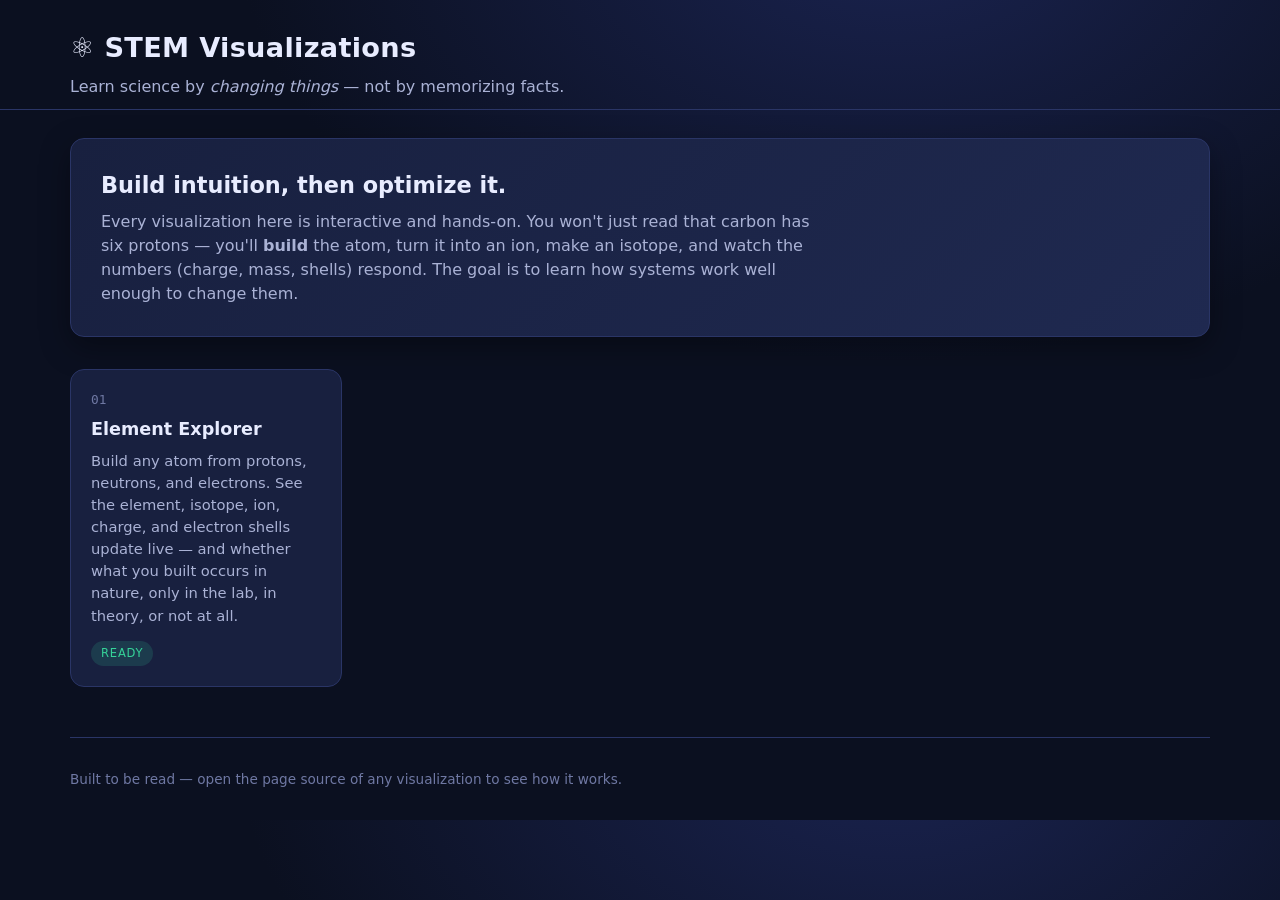
<file: index.html>
<!DOCTYPE html>
<html lang="en">
<head>
  <meta charset="UTF-8" />
  <meta name="viewport" content="width=device-width, initial-scale=1.0" />
  <title>STEM Visualizations — Learn by Changing Things</title>
  <meta name="description" content="Interactive, feature-rich visualizations for learning chemistry and physics — atomic structure, bonding, stoichiometry, gas laws, and solid-state physics." />
  <link rel="stylesheet" href="assets/css/main.css" />
  <style>
    /* beta-only content is hidden unless the page is opened with ?beta=1 */
    .beta-only { display: none; }
    body.beta .beta-only { display: block; }
    .beta-banner { display:none; }
    body.beta .beta-banner { display:flex; align-items:center; gap:10px; margin-bottom:20px;
      padding:10px 14px; border-radius:10px; background:rgba(255,200,87,.12); border:1px solid var(--warn);
      color:var(--ink); font-size:.88rem; }
    .beta-banner .tagpill { background:var(--warn); color:#06122e; font-weight:700; border-radius:999px; padding:2px 10px; font-size:.75rem; }
  </style>
</head>
<body>
  <header class="site-header">
    <div class="wrap">
      <h1>⚛︎ STEM Visualizations</h1>
      <div class="tag">Learn science by <em>changing things</em> — not by memorizing facts.</div>
    </div>
  </header>

  <main class="wrap">
    <div class="beta-banner">
      <span class="tagpill">BETA</span>
      <span>You're viewing in-progress visualizations. Remove <code>?beta=1</code> from the URL for the public view.</span>
    </div>

    <section class="hero">
      <h2>Build intuition, then optimize it.</h2>
      <p>
        Every visualization here is interactive and hands-on. You won't just read
        that carbon has six protons — you'll <strong>build</strong> the atom, turn it
        into an ion, make an isotope, and watch the numbers (charge, mass, shells)
        respond. The goal is to learn how systems work well enough to change them.
      </p>
    </section>

    <!-- ===================== PUBLIC ===================== -->
    <div class="grid">
      <a class="card live" href="visualizations/element-explorer/index.html">
        <span class="num">01</span>
        <h3>Element Explorer</h3>
        <p>Build any atom from protons, neutrons, and electrons. See the element, isotope,
           ion, charge, and electron shells update live — and whether what you built
           occurs in nature, only in the lab, in theory, or not at all.</p>
        <span class="badge ready">Ready</span>
      </a>
    </div>

    <!-- ===================== BETA: FOUNDATIONS ===================== -->
    <div class="beta-only">
      <div class="section-title">Foundations (beta)</div>
      <div class="grid">
        <a class="card live" href="visualizations/electron-configuration/index.html">
          <span class="num">02</span>
          <h3>Electron Configuration &amp; Shells</h3>
          <p>Fill orbitals one electron at a time (s/p/d/f, spin, Hund's rule), watch
             shells and valence emerge, and meet the elements that break the aufbau rule.</p>
          <span class="badge ready">Ready</span>
        </a>

        <a class="card live" href="visualizations/periodic-table/index.html">
          <span class="num">03</span>
          <h3>Periodic Table Explorer</h3>
          <p>All 118 elements. Colour by a trend, highlight a row, period, or group, and
             watch the shared property light up — radius, electronegativity, ionization energy.</p>
          <span class="badge ready">Ready</span>
        </a>

        <a class="card live" href="visualizations/bonding/index.html">
          <span class="num">04</span>
          <h3>Chemical Bonding <span style="color:var(--accent-2)">★</span></h3>
          <p>Pick two atoms; predict ionic / covalent / metallic from electronegativity, then
             watch electrons transfer or share. Covalent focus: single/double/triple bonds,
             octets, polarity, and a molecule gallery.</p>
          <span class="badge ready">Ready</span>
        </a>

        <a class="card live" href="visualizations/isotopes/index.html">
          <span class="num">1b</span>
          <h3>Isotopes &amp; Average Atomic Mass</h3>
          <p>Mix an element's isotopes and watch the weighted-average mass move. See why
             chlorine is 35.45 — and meet the number that becomes molar mass in stoichiometry.</p>
          <span class="badge ready">Ready</span>
        </a>

        <a class="card live" href="visualizations/vsepr/index.html">
          <span class="num">4b</span>
          <h3>VSEPR Molecular Geometry <span style="color:var(--accent-2)">★</span></h3>
          <p>Set bonds and lone pairs, drag to rotate the 3D shape, and see how geometry
             decides polarity — why CO₂ is nonpolar but H₂O isn't.</p>
          <span class="badge ready">Ready</span>
        </a>
      </div>

      <!-- ===================== BETA: FORK A ===================== -->
      <div class="section-title">Fork A — Stoichiometry &amp; Gas Laws (quantitative)</div>
      <div class="grid">
        <div class="card soon">
          <span class="num">05</span><h3>The Mole &amp; Avogadro</h3>
          <p>Why 6.022 × 10²³? Scale a sample up from atoms to grams and feel the
             bridge between the atomic and human scale.</p>
          <span class="badge fork-a">Fork A</span>
        </div>
        <div class="card soon">
          <span class="num">06</span><h3>Molar Mass &amp; Conversions</h3>
          <p>Convert grams ↔ moles ↔ particles for any formula and see each step.</p>
          <span class="badge fork-a">Fork A</span>
        </div>
        <div class="card soon">
          <span class="num">07</span><h3>Balancing &amp; Stoichiometry</h3>
          <p>Balance reactions atom-by-atom, then compute limiting reagents and yields.</p>
          <span class="badge fork-a">Fork A</span>
        </div>
        <div class="card soon">
          <span class="num">08</span><h3>Gas Laws — PV = nRT</h3>
          <p>An ideal-gas sandbox: change P, V, n, T and watch particles respond.</p>
          <span class="badge fork-a">Fork A</span>
        </div>
      </div>

      <!-- ===================== BETA: FORK B ===================== -->
      <div class="section-title">Fork B — Solid-State Physics (qualitative)</div>
      <div class="grid">
        <div class="card soon">
          <span class="num">09</span><h3>Crystal Lattices &amp; Packing</h3>
          <p>From bonds to ordered solids: stack atoms into lattices and compare
             packing efficiency.</p>
          <span class="badge fork-b">Fork B</span>
        </div>
        <div class="card soon">
          <span class="num">10</span><h3>Band Theory (Qualitative)</h3>
          <p>Why some materials conduct: build band gaps and turn a material into a
             conductor, insulator, or semiconductor.</p>
          <span class="badge fork-b">Fork B</span>
        </div>
      </div>

      <!-- ===================== BETA: ADVANCED ===================== -->
      <div class="section-title">Advanced (physics + materials)</div>
      <div class="grid">
        <a class="card live" href="visualizations/laser-diamond/index.html">
          <span class="num">★</span>
          <h3>Laser on Diamond</h3>
          <p>Can a laser cut a diamond? Adjust power, spot size, and how the stone sheds heat —
             and discover that whether <em>infinite time</em> helps depends entirely on the boundary.</p>
          <span class="badge ready">Ready</span>
        </a>
      </div>
    </div>

    <footer class="footer">
      <p>Built to be read — open the page source of any visualization to see how it works.</p>
    </footer>
  </main>

  <script>
    // Reveal beta content when the page is opened with ?beta=1
    if (new URLSearchParams(location.search).get("beta") === "1") {
      document.body.classList.add("beta");
    }
  </script>
</body>
</html>
</content>
</file>
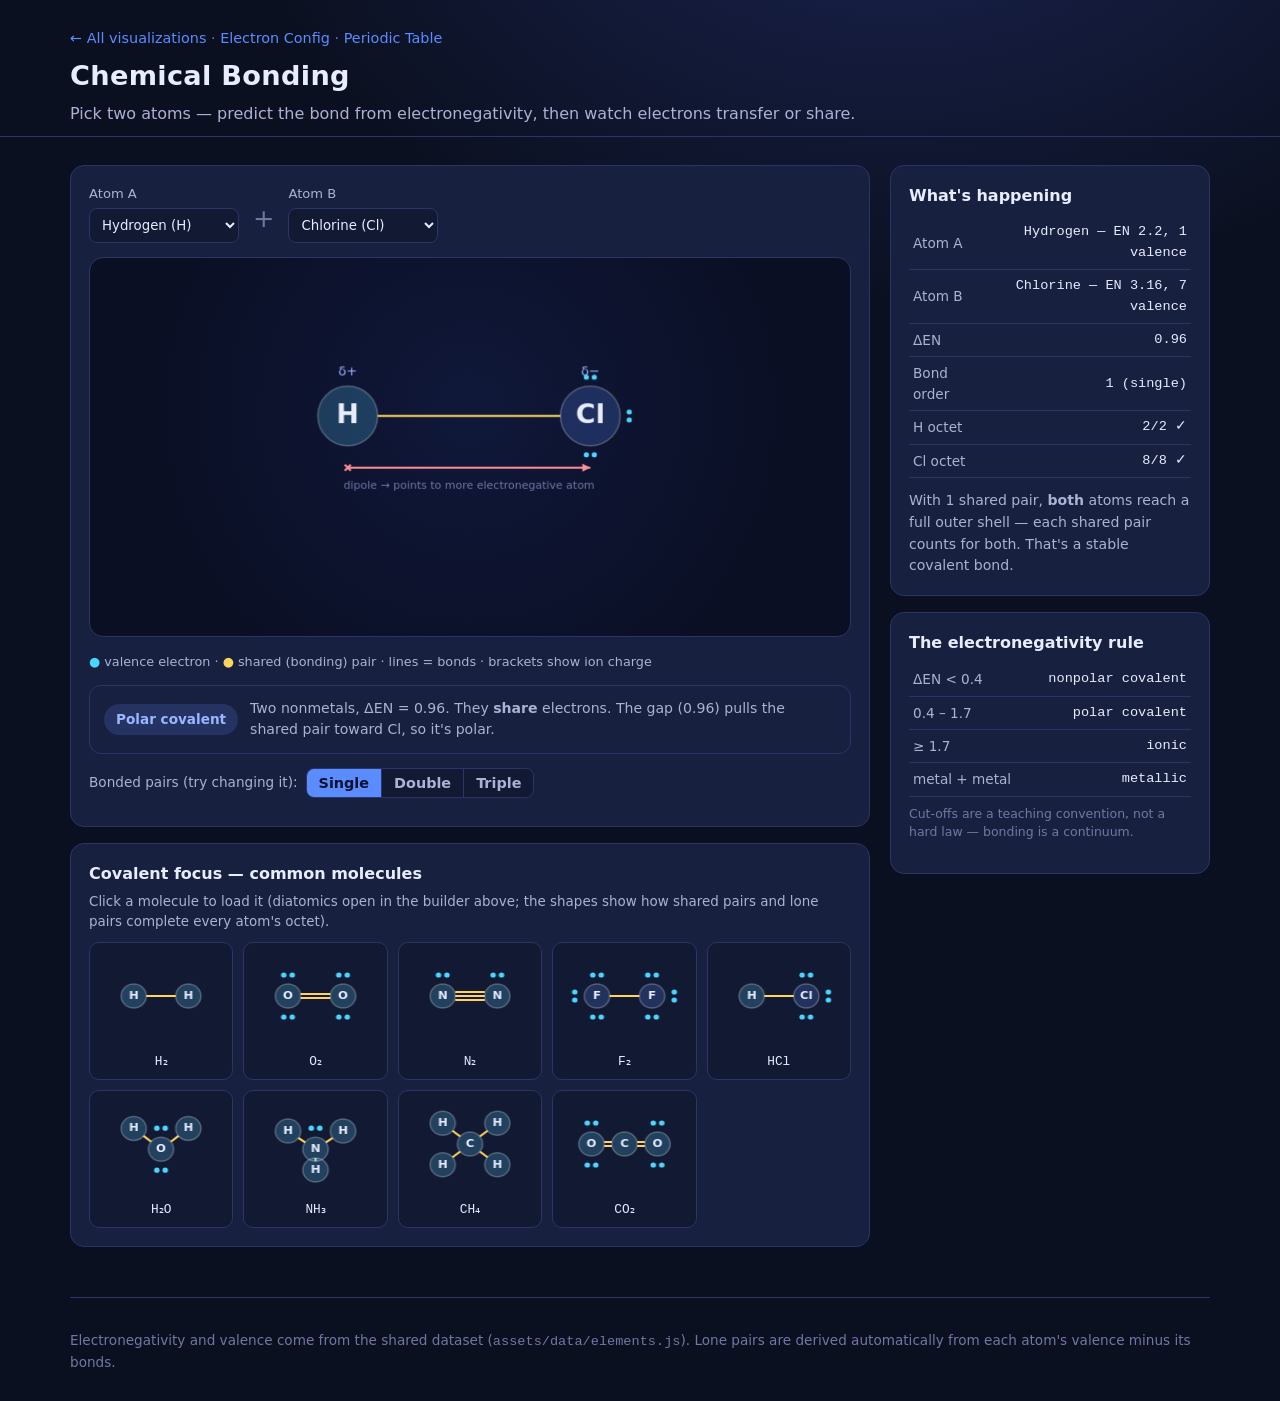
<file: visualizations/bonding/index.html>
<!DOCTYPE html>
<html lang="en">
<head>
  <meta charset="UTF-8" />
  <meta name="viewport" content="width=device-width, initial-scale=1.0" />
  <title>Chemical Bonding — STEM Visualizations</title>
  <link rel="stylesheet" href="../../assets/css/main.css" />
  <link rel="stylesheet" href="../../assets/css/module.css" />
  <style>
    .layout4 { display:grid; grid-template-columns: 1fr 320px; gap:20px; align-items:start; }
    @media (max-width:1000px){ .layout4{ grid-template-columns:1fr; } }

    .atom-pick { display:flex; gap:14px; align-items:flex-end; flex-wrap:wrap; margin-bottom:14px; }
    .atom-pick .field { display:flex; flex-direction:column; gap:4px; }
    .atom-pick label { color:var(--ink-soft); font-size:.82rem; }
    .atom-pick select { background:var(--bg-soft); color:var(--ink); border:1px solid var(--line);
                        border-radius:8px; padding:8px; font-family:var(--font); min-width:150px; }
    .plus { font-size:1.6rem; color:var(--ink-dim); padding-bottom:6px; }

    #bondCanvas { width:100%; height:380px; background:radial-gradient(circle at 50% 40%,#10183a,#0a0f24 72%);
                  border:1px solid var(--line); border-radius:var(--radius); }

    .verdict { display:flex; align-items:center; gap:12px; margin:14px 0; padding:12px 14px; border-radius:12px;
               border:1px solid var(--line); background:var(--panel); }
    .verdict .pill { font-weight:700; padding:5px 12px; border-radius:999px; font-size:.85rem; white-space:nowrap; }
    .pill.ionic    { background:rgba(255,93,108,.16); color:#ff8f9a; }
    .pill.polar    { background:rgba(91,140,255,.18); color:#9bb6ff; }
    .pill.nonpolar { background:rgba(0,208,192,.16); color:#5fe6d8; }
    .pill.metallic { background:rgba(255,211,92,.16); color:#ffdf8a; }
    .verdict .why { font-size:.88rem; color:var(--ink-soft); }

    .bond-order { display:flex; gap:8px; align-items:center; margin:10px 0; }
    .bond-order .seg { display:flex; border:1px solid var(--line); border-radius:8px; overflow:hidden; }
    .bond-order .seg button { background:var(--bg-soft); color:var(--ink-soft); border:none; border-right:1px solid var(--line);
                              border-radius:0; padding:6px 12px; }
    .bond-order .seg button:last-child{ border-right:none; }
    .bond-order .seg button.on { background:var(--accent); color:#06122e; }

    table.kv { width:100%; border-collapse:collapse; }
    table.kv td { padding:6px 4px; border-bottom:1px solid var(--line); font-size:.85rem; }
    table.kv td:first-child{ color:var(--ink-soft);} table.kv td:last-child{text-align:right;font-family:var(--mono);}

    .gallery { display:grid; grid-template-columns:repeat(auto-fill,minmax(120px,1fr)); gap:10px; margin-top:10px; }
    .mol { background:var(--bg-soft); border:1px solid var(--line); border-radius:10px; padding:8px; cursor:pointer;
           text-align:center; }
    .mol:hover { border-color:var(--accent); }
    .mol canvas { width:100%; height:90px; }
    .mol .name { font-family:var(--mono); font-size:.8rem; margin-top:4px; }
    .legend-dots { color:var(--ink-soft); font-size:.8rem; margin-top:8px; }
  </style>
</head>
<body>
  <header class="site-header">
    <div class="wrap">
      <div class="breadcrumb">
        <a href="../../index.html">← All visualizations</a> ·
        <a href="../electron-configuration/index.html">Electron Config</a> ·
        <a href="../periodic-table/index.html">Periodic Table</a>
      </div>
      <h1>Chemical Bonding</h1>
      <div class="tag">Pick two atoms — predict the bond from electronegativity, then watch electrons transfer or share.</div>
    </div>
  </header>

  <main class="wrap" id="explorePanel">
    <div class="layout4">
      <section>
        <div class="panel">
          <div class="atom-pick">
            <div class="field">
              <label for="atomA">Atom A</label>
              <select id="atomA"></select>
            </div>
            <span class="plus">+</span>
            <div class="field">
              <label for="atomB">Atom B</label>
              <select id="atomB"></select>
            </div>
          </div>

          <canvas id="bondCanvas"></canvas>
          <div class="legend-dots">
            <span style="color:#4ad6ff">●</span> valence electron ·
            <span style="color:#ffd35c">●</span> shared (bonding) pair ·
            lines = bonds · brackets show ion charge
          </div>

          <div class="verdict">
            <span class="pill" id="bondPill">—</span>
            <span class="why" id="bondWhy"></span>
          </div>

          <div class="bond-order" id="bondOrderRow" style="display:none">
            <span style="color:var(--ink-soft);font-size:.85rem">Bonded pairs (try changing it):</span>
            <div class="seg" id="bondOrderSeg">
              <button data-o="1">Single</button>
              <button data-o="2">Double</button>
              <button data-o="3">Triple</button>
            </div>
            <span id="bondOrderNote" style="color:var(--ink-soft);font-size:.82rem"></span>
          </div>
        </div>

        <div class="panel" style="margin-top:16px">
          <strong>Covalent focus — common molecules</strong>
          <p style="color:var(--ink-soft);font-size:.84rem;margin:6px 0">
            Click a molecule to load it (diatomics open in the builder above; the shapes
            show how shared pairs and lone pairs complete every atom's octet).
          </p>
          <div class="gallery" id="gallery"></div>
        </div>
      </section>

      <aside>
        <div class="panel">
          <strong>What's happening</strong>
          <table class="kv" id="facts" style="margin-top:8px"></table>
          <div id="explain" style="margin-top:12px;font-size:.88rem;color:var(--ink-soft);line-height:1.55"></div>
        </div>

        <div class="panel" style="margin-top:16px">
          <strong>The electronegativity rule</strong>
          <table class="kv" style="margin-top:8px">
            <tr><td>ΔEN &lt; 0.4</td><td>nonpolar covalent</td></tr>
            <tr><td>0.4 – 1.7</td><td>polar covalent</td></tr>
            <tr><td>≥ 1.7</td><td>ionic</td></tr>
            <tr><td>metal + metal</td><td>metallic</td></tr>
          </table>
          <p style="color:var(--ink-dim);font-size:.78rem;margin-top:8px">
            Cut-offs are a teaching convention, not a hard law — bonding is a continuum.
          </p>
        </div>
      </aside>
    </div>

    <footer class="footer">
      <p>Electronegativity and valence come from the shared dataset
         (<code>assets/data/elements.js</code>). Lone pairs are derived automatically
         from each atom's valence minus its bonds.</p>
    </footer>
  </main>

  <script src="../../assets/data/elements.js"></script>
  <script src="bonding.js"></script>
  <script src="module.js"></script>
  <script src="../../assets/js/module-shell.js"></script>
</body>
</html>
</file>
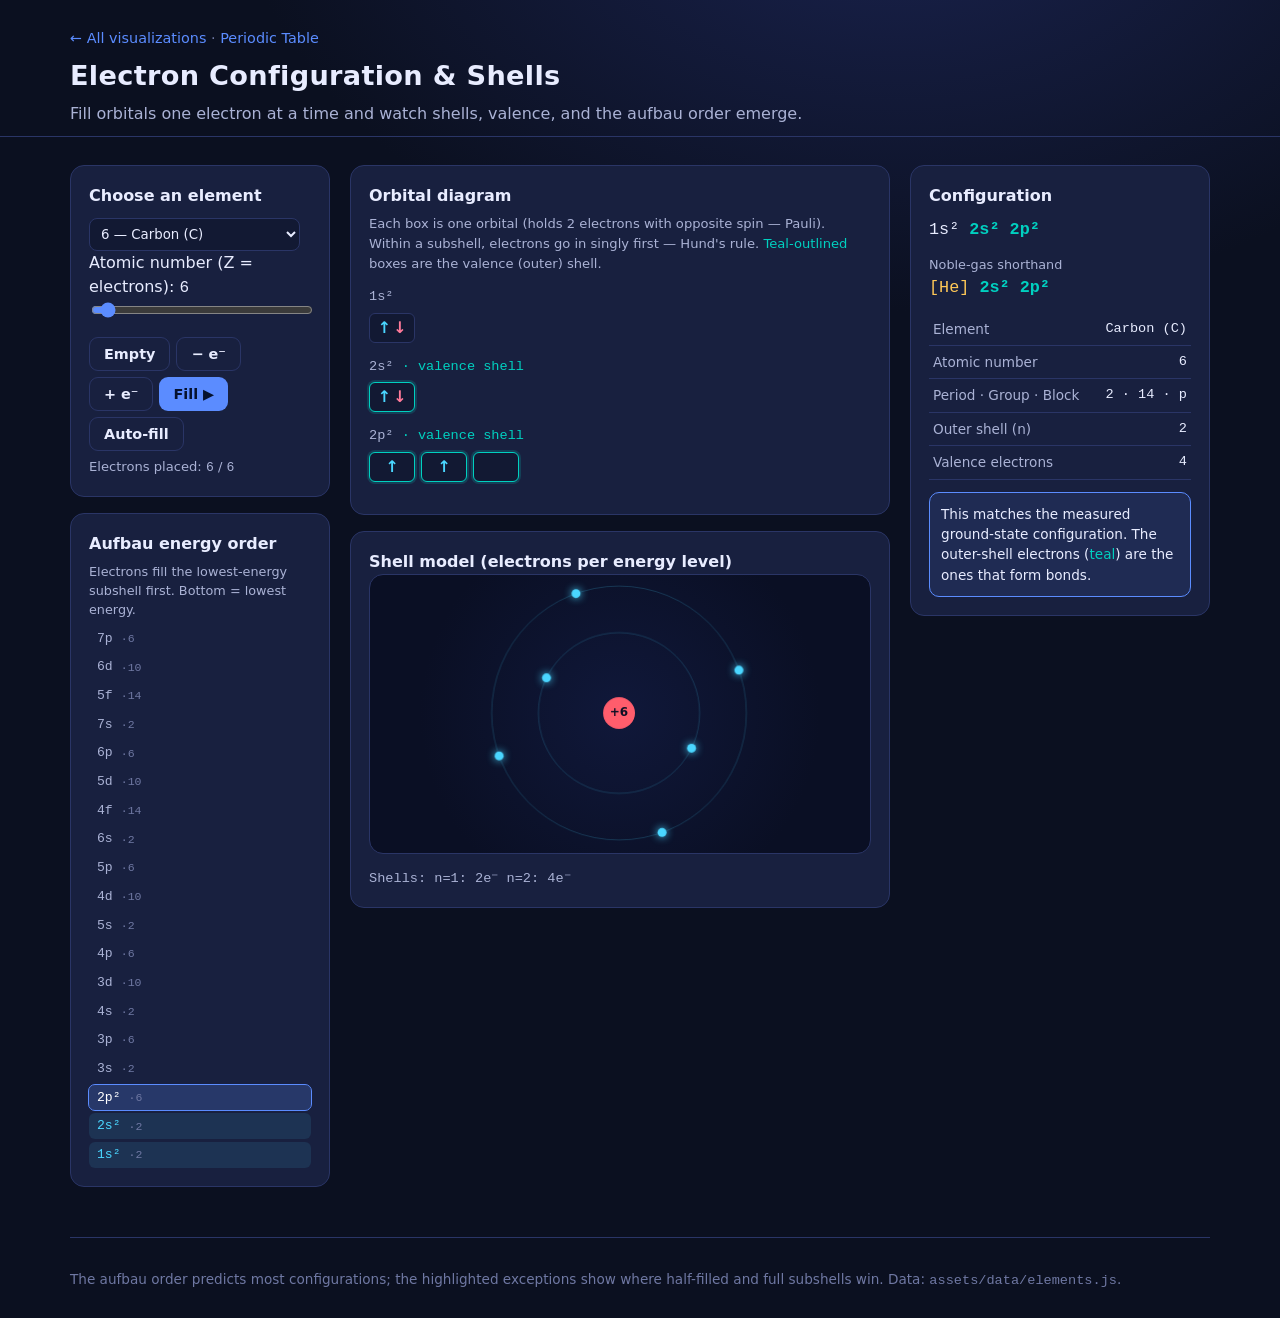
<file: visualizations/electron-configuration/index.html>
<!DOCTYPE html>
<html lang="en">
<head>
  <meta charset="UTF-8" />
  <meta name="viewport" content="width=device-width, initial-scale=1.0" />
  <title>Electron Configuration &amp; Shells — STEM Visualizations</title>
  <link rel="stylesheet" href="../../assets/css/main.css" />
  <link rel="stylesheet" href="../../assets/css/module.css" />
  <style>
    .layout3 { display:grid; grid-template-columns: 260px 1fr 300px; gap:20px; align-items:start; }
    @media (max-width:1100px){ .layout3{ grid-template-columns:1fr; } }

    .picker { display:flex; gap:8px; align-items:center; flex-wrap:wrap; }
    .picker select, .picker input { background:var(--bg-soft); color:var(--ink); border:1px solid var(--line);
                    border-radius:8px; padding:7px; font-family:var(--font); }
    .step-row { display:flex; gap:6px; flex-wrap:wrap; margin-top:12px; }

    /* aufbau energy ladder */
    .ladder { display:flex; flex-direction:column-reverse; gap:3px; margin-top:6px; }
    .rung { display:flex; align-items:center; gap:8px; font-family:var(--mono); font-size:.82rem;
            padding:3px 8px; border-radius:6px; color:var(--ink-soft); }
    .rung .cap { color:var(--ink-dim); font-size:.72rem; }
    .rung.filled { background:rgba(74,214,255,.10); color:var(--electron); }
    .rung.current { background:rgba(91,140,255,.22); color:#fff; outline:1px solid var(--accent); }

    /* orbital boxes */
    .subshell { margin:14px 0; }
    .subshell .lbl { font-family:var(--mono); color:var(--ink-soft); font-size:.85rem; margin-bottom:5px; }
    .orbs { display:flex; gap:6px; flex-wrap:wrap; }
    .orb { width:46px; height:30px; border:1.5px solid var(--line); border-radius:6px; background:var(--bg-soft);
           display:flex; align-items:center; justify-content:center; gap:2px; font-size:1rem; }
    .orb.valence { border-color:var(--accent-2); box-shadow:0 0 0 2px rgba(0,208,192,.18); }
    .arrow { font-weight:700; }
    .arrow.up { color:#4ad6ff; }
    .arrow.dn { color:#ff7a9a; }

    #shellCanvas { width:100%; height:280px; background:radial-gradient(circle at 50% 50%,#10183a,#0a0f24 70%);
                   border:1px solid var(--line); border-radius:var(--radius); }

    .cfg { font-family:var(--mono); font-size:1.05rem; word-break:break-word; line-height:1.7; }
    .cfg .core { color:var(--warn); }
    .cfg .valence { color:var(--accent-2); font-weight:700; }
    table.kv { width:100%; border-collapse:collapse; margin-top:10px; }
    table.kv td { padding:6px 4px; border-bottom:1px solid var(--line); font-size:.85rem; }
    table.kv td:first-child{ color:var(--ink-soft); } table.kv td:last-child{ text-align:right; font-family:var(--mono);}
    .note { margin-top:12px; padding:11px; border-radius:10px; font-size:.85rem; }
    .note.anom { background:rgba(255,200,87,.12); border:1px solid var(--warn); color:var(--ink); }
    .note.info { background:rgba(91,140,255,.1); border:1px solid var(--accent); color:var(--ink); }
  </style>
</head>
<body>
  <header class="site-header">
    <div class="wrap">
      <div class="breadcrumb"><a href="../../index.html">← All visualizations</a> · <a href="../periodic-table/index.html">Periodic Table</a></div>
      <h1>Electron Configuration &amp; Shells</h1>
      <div class="tag">Fill orbitals one electron at a time and watch shells, valence, and the aufbau order emerge.</div>
    </div>
  </header>

  <main class="wrap" id="explorePanel">
    <div class="layout3">
      <!-- LEFT: controls + aufbau ladder -->
      <aside>
        <div class="panel">
          <strong>Choose an element</strong>
          <div class="picker" style="margin-top:10px">
            <select id="elPick"></select>
          </div>
          <label>Atomic number (Z = electrons): <span id="zLabel" class="readout"></span></label>
          <input type="range" id="zRange" min="1" max="118" />
          <div class="step-row">
            <button id="clearBtn" class="ghost">Empty</button>
            <button id="stepBack" class="ghost">− e⁻</button>
            <button id="stepFwd" class="ghost">+ e⁻</button>
            <button id="fillBtn">Fill ▶</button>
            <button id="playBtn" class="ghost">Auto-fill</button>
          </div>
          <div style="margin-top:6px;color:var(--ink-soft);font-size:.82rem">
            Electrons placed: <span id="shownCount" class="readout">0</span> / <span id="totalCount" class="readout">0</span>
          </div>
        </div>

        <div class="panel" style="margin-top:16px">
          <strong>Aufbau energy order</strong>
          <p style="color:var(--ink-soft);font-size:.8rem;margin:6px 0">
            Electrons fill the lowest-energy subshell first. Bottom = lowest energy.
          </p>
          <div class="ladder" id="ladder"></div>
        </div>
      </aside>

      <!-- CENTER: orbital boxes + shell rings -->
      <section>
        <div class="panel">
          <strong>Orbital diagram</strong>
          <p style="color:var(--ink-soft);font-size:.82rem;margin:6px 0">
            Each box is one orbital (holds 2 electrons with opposite spin — Pauli).
            Within a subshell, electrons go in singly first — Hund's rule.
            <span style="color:var(--accent-2)">Teal-outlined</span> boxes are the valence (outer) shell.
          </p>
          <div id="orbitals"></div>
        </div>

        <div class="panel" style="margin-top:16px">
          <strong>Shell model (electrons per energy level)</strong>
          <canvas id="shellCanvas"></canvas>
          <div id="shellReadout" class="readout" style="color:var(--ink-soft);font-size:.85rem;margin-top:8px"></div>
        </div>
      </section>

      <!-- RIGHT: configuration + facts -->
      <aside>
        <div class="panel">
          <strong>Configuration</strong>
          <div id="cfgFull" class="cfg" style="margin-top:8px"></div>
          <div style="margin-top:10px;color:var(--ink-soft);font-size:.8rem">Noble-gas shorthand</div>
          <div id="cfgShort" class="cfg"></div>

          <table class="kv" id="facts"></table>
          <div id="anomNote"></div>
        </div>
      </aside>
    </div>

    <footer class="footer">
      <p>The aufbau order predicts most configurations; the highlighted exceptions show
         where half-filled and full subshells win. Data: <code>assets/data/elements.js</code>.</p>
    </footer>
  </main>

  <script src="../../assets/data/elements.js"></script>
  <script src="electron-configuration.js"></script>
  <script src="module.js"></script>
  <script src="../../assets/js/module-shell.js"></script>
</body>
</html>
</file>
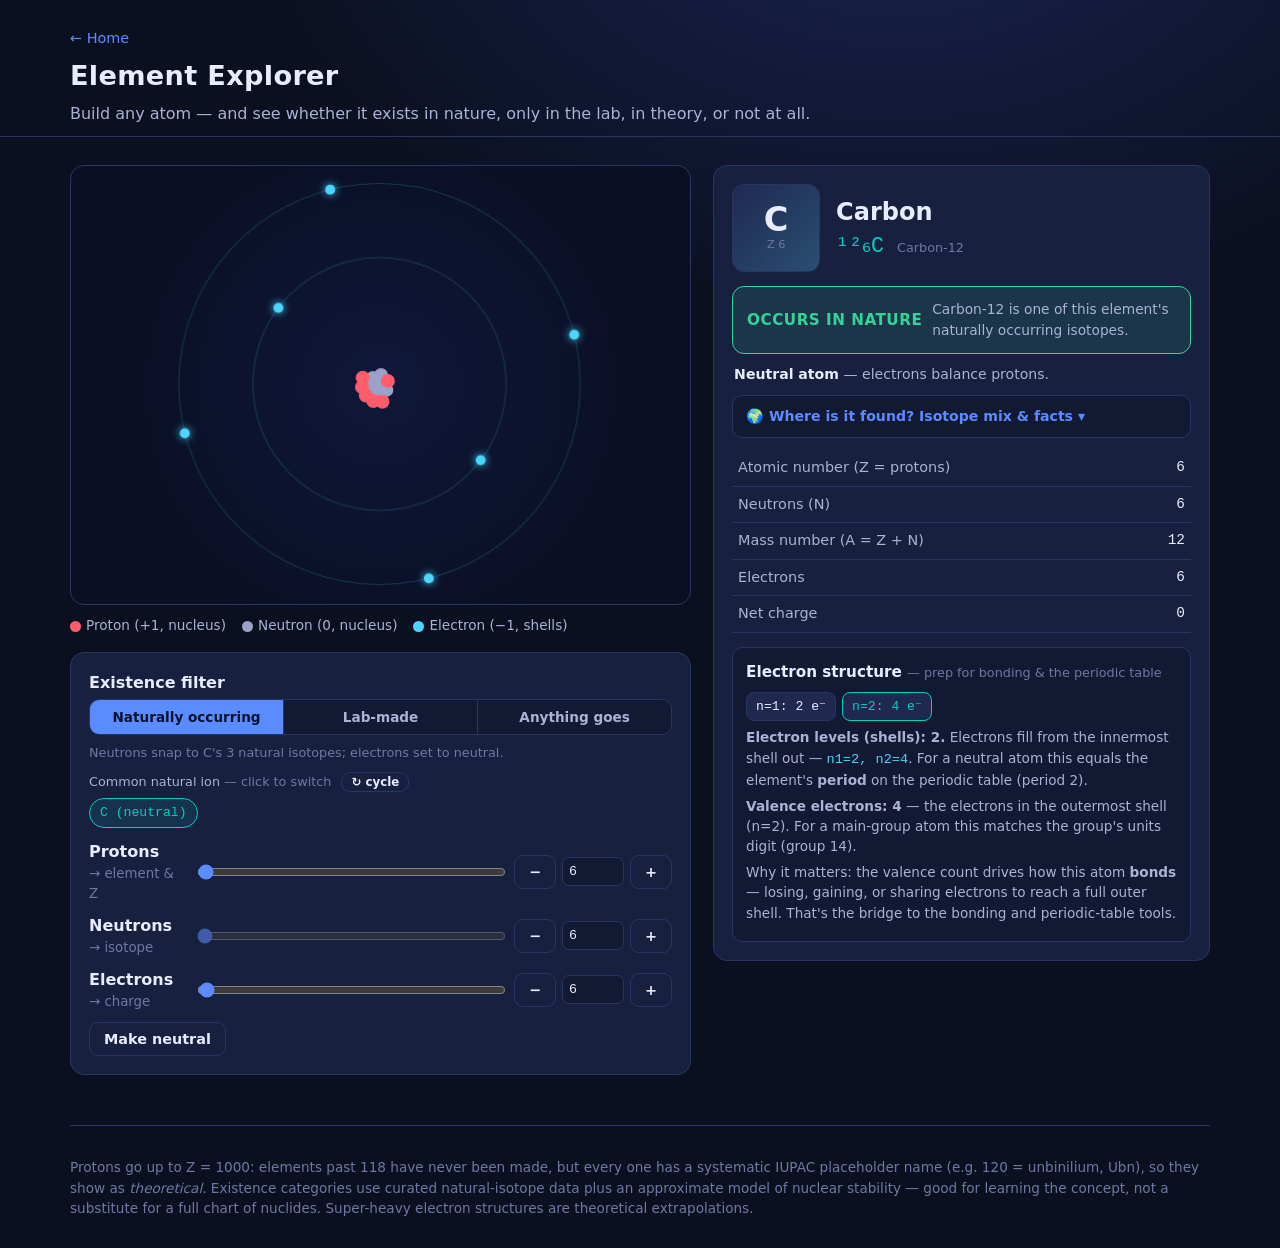
<file: visualizations/element-explorer/index.html>
<!DOCTYPE html>
<html lang="en">
<head>
  <meta charset="UTF-8" />
  <meta name="viewport" content="width=device-width, initial-scale=1.0" />
  <title>Element Explorer — STEM Visualizations</title>
  <link rel="stylesheet" href="../../assets/css/main.css" />
  <link rel="stylesheet" href="../../assets/css/module.css" />
  <style>
    .layout { display: grid; grid-template-columns: 1.25fr 1fr; gap: 22px; align-items: start; }
    @media (max-width: 980px) { .layout { grid-template-columns: 1fr; } }

    #stage {
      width: 100%; height: 440px; display: block;
      background: radial-gradient(circle at 50% 50%, #10183a 0%, #0a0f24 70%);
      border: 1px solid var(--line); border-radius: var(--radius);
    }
    .legend { display: flex; gap: 16px; margin-top: 10px; font-size: .85rem; color: var(--ink-soft); flex-wrap: wrap; }
    .dot { display:inline-block; width:11px; height:11px; border-radius:50%; margin-right:5px; vertical-align:middle; }
    .dot.p { background: var(--proton); } .dot.n { background: var(--neutron); } .dot.e { background: var(--electron); }

    /* filter segmented control */
    .filter-seg { display:flex; border:1px solid var(--line); border-radius:10px; overflow:hidden; margin:4px 0 8px; }
    .filter-seg button { flex:1; background:var(--bg-soft); color:var(--ink-soft); border:none; border-right:1px solid var(--line);
                         border-radius:0; padding:9px 8px; font-size:.85rem; }
    .filter-seg button:last-child { border-right:none; }
    .filter-seg button.on { background:var(--accent); color:#06122e; font-weight:700; }
    .filter-hint { color:var(--ink-dim); font-size:.8rem; margin-bottom:10px; }
    .ion-chips { display:flex; gap:6px; flex-wrap:wrap; }
    .ion-chip { font-family:var(--mono); font-size:.82rem; padding:4px 10px; border-radius:999px; cursor:pointer;
                background:var(--bg-soft); border:1px solid var(--line); color:var(--ink-soft); }
    .ion-chip:hover { border-color:var(--accent); }
    .ion-chip.on { border-color:var(--accent-2); color:var(--accent-2); background:rgba(0,208,192,.1); }

    .particle-row { display:grid; grid-template-columns: 96px 1fr auto; gap:10px; align-items:center; margin:10px 0; }
    .particle-row .ctl { display:flex; align-items:center; gap:6px; }
    .particle-row input[type=number] { width:62px; background:var(--bg-soft); color:var(--ink);
      border:1px solid var(--line); border-radius:7px; padding:6px; font-family:var(--mono); }
    .particle-row .name { font-weight:600; } .particle-row .name small { display:block; font-weight:400; color:var(--ink-dim); }
    .particle-row.locked input[type=range] { opacity:.55; }

    .identity { display:flex; align-items:center; gap:16px; margin-bottom:14px; }
    .symbol-tile { width:88px; height:88px; border-radius:12px; flex:none; border:1px solid var(--line);
      display:flex; flex-direction:column; align-items:center; justify-content:center; }
    .symbol-tile .sym { font-size:2.1rem; font-weight:800; line-height:1; }
    .symbol-tile .z { font-size:.7rem; color:var(--ink-dim); }
    .identity .who h2 { margin:0; font-size:1.5rem; }
    .identity .who .iso { font-family:var(--mono); font-size:1.35rem; color:var(--accent-2); }
    .identity .who .iso small { color:var(--ink-dim); font-size:.8rem; font-family:var(--font); }

    .badge-existence { display:flex; align-items:center; gap:10px; padding:12px 14px; border-radius:12px;
      border:1px solid var(--line); margin-bottom:10px; }
    .badge-existence .tag { font-weight:800; font-size:.95rem; letter-spacing:.5px; white-space:nowrap; }
    .badge-existence .reason { font-size:.86rem; color:var(--ink-soft); }
    .exist-nature      { background:rgba(54,211,153,.12);  border-color:var(--good); }
    .exist-nature .tag { color:var(--good); }
    .exist-lab         { background:rgba(91,140,255,.12);  border-color:var(--accent); }
    .exist-lab .tag    { color:#9bb6ff; }
    .exist-theoretical      { background:rgba(255,200,87,.12); border-color:var(--warn); }
    .exist-theoretical .tag { color:var(--warn); }
    .exist-impossible      { background:rgba(255,107,107,.12); border-color:var(--bad); }
    .exist-impossible .tag { color:var(--bad); }

    .charge-line { font-size:.88rem; color:var(--ink-soft); margin-bottom:10px; padding-left:2px; }
    .charge-line b { color:var(--ink); }

    table.readouts { width:100%; border-collapse:collapse; }
    table.readouts td { padding:7px 6px; border-bottom:1px solid var(--line); font-size:.9rem; }
    table.readouts td:first-child { color:var(--ink-soft); } table.readouts td:last-child { text-align:right; font-family:var(--mono); }

    .deriv { margin-top:14px; padding:13px; border-radius:10px; background:var(--bg-soft); border:1px solid var(--line); }
    .deriv h4 { margin:0 0 8px; font-size:.95rem; }
    .shell-pills { display:flex; gap:6px; flex-wrap:wrap; margin:6px 0; }
    .shell-pill { font-family:var(--mono); font-size:.82rem; padding:4px 9px; border-radius:8px;
                  background:var(--panel-2); border:1px solid var(--line); }
    .shell-pill.outer { border-color:var(--accent-2); color:var(--accent-2); }
    .deriv .step { font-size:.85rem; color:var(--ink-soft); margin:5px 0; line-height:1.5; }
    .deriv code { color:var(--electron); }

    details.explain { margin:0 0 12px; border:1px solid var(--line); border-radius:10px; background:var(--bg-soft); }
    details.explain > summary { cursor:pointer; padding:10px 13px; font-size:.88rem; font-weight:600; color:var(--accent);
      list-style:none; user-select:none; }
    details.explain > summary::-webkit-details-marker { display:none; }
    details.explain[open] > summary { border-bottom:1px solid var(--line); }
    .explain-inner { padding:12px 13px; }
    #nuclideChart { width:100%; height:250px; display:block; background:#0a0f24; border:1px solid var(--line); border-radius:8px; }
    .chart-caption { color:var(--ink-dim); font-size:.78rem; margin:6px 0 12px; line-height:1.4; }
    #explainBody { font-size:.86rem; color:var(--ink-soft); line-height:1.55; }
    #explainBody b { color:var(--ink); }
    #explainBody .big-num { font-family:var(--mono); font-size:1.3rem; color:var(--accent-2); display:block; margin:2px 0 8px; }

    .iso-title { margin:14px 0 8px; font-size:.85rem; color:var(--ink); font-weight:600; }
    .iso-bar-row { display:grid; grid-template-columns:58px 1fr 56px; gap:8px; align-items:center; margin:5px 0; }
    .iso-bar-row .lbl { font-family:var(--mono); font-size:.8rem; color:var(--ink-soft); }
    .iso-bar-row .lbl.cur { color:var(--accent-2); font-weight:700; }
    .iso-track { background:var(--panel-2); border-radius:6px; height:18px; overflow:hidden; }
    .iso-fill { height:100%; background:var(--electron); border-radius:6px; }
    .iso-fill.main { background:var(--accent-2); }
    .iso-fill.cur { outline:2px solid #fff; outline-offset:-2px; }
    .iso-bar-row .pctv { font-family:var(--mono); font-size:.78rem; text-align:right; color:var(--ink-soft); }
    .iso-chips { display:flex; gap:5px; flex-wrap:wrap; margin-top:6px; }
    .iso-masschip { font-family:var(--mono); font-size:.78rem; padding:3px 8px; border-radius:7px; background:var(--panel-2); border:1px solid var(--line); color:var(--ink-soft); }
    .iso-masschip.cur { border-color:var(--accent-2); color:var(--accent-2); }
  </style>
</head>
<body>
  <header class="site-header">
    <div class="wrap">
      <div class="breadcrumb"><a href="../../index.html">← Home</a></div>
      <h1>Element Explorer</h1>
      <div class="tag">Build any atom — and see whether it exists in nature, only in the lab, in theory, or not at all.</div>
    </div>
  </header>

  <main class="wrap" id="explorePanel">
    <div class="layout">
      <!-- LEFT: the atom + controls -->
      <section>
        <canvas id="stage"></canvas>
        <div class="legend">
          <span><span class="dot p"></span>Proton (+1, nucleus)</span>
          <span><span class="dot n"></span>Neutron (0, nucleus)</span>
          <span><span class="dot e"></span>Electron (−1, shells)</span>
        </div>

        <div class="panel" style="margin-top:16px">
          <strong>Existence filter</strong>
          <div class="filter-seg" id="filterSeg">
            <button data-f="nature">Naturally occurring</button>
            <button data-f="lab">Lab-made</button>
            <button data-f="anything">Anything goes</button>
          </div>
          <div class="filter-hint" id="filterHint"></div>

          <div id="ionRow" style="display:none; margin:0 0 12px;">
            <div style="color:var(--ink-soft); font-size:.8rem; margin-bottom:6px;">
              Common natural ion <span style="color:var(--ink-dim)">— click to switch</span>
              <button class="ghost" id="ionCycle" style="padding:2px 9px; font-size:.74rem; margin-left:6px;">↻ cycle</button>
            </div>
            <div class="ion-chips" id="ionChips"></div>
          </div>

          <div class="particle-row" id="rowP">
            <span class="name">Protons<small>→ element &amp; Z</small></span>
            <input type="range" id="pRange" min="1" max="1000" />
            <span class="ctl"><button class="ghost" id="pMinus">−</button>
              <input type="number" id="pNum" min="1" max="1000" /><button class="ghost" id="pPlus">+</button></span>
          </div>
          <div class="particle-row" id="rowN">
            <span class="name">Neutrons<small>→ isotope</small></span>
            <input type="range" id="nRange" min="0" max="200" />
            <span class="ctl"><button class="ghost" id="nMinus">−</button>
              <input type="number" id="nNum" min="0" max="3000" /><button class="ghost" id="nPlus">+</button></span>
          </div>
          <div class="particle-row" id="rowE">
            <span class="name">Electrons<small>→ charge</small></span>
            <input type="range" id="eRange" min="0" max="1010" />
            <span class="ctl"><button class="ghost" id="eMinus">−</button>
              <input type="number" id="eNum" min="0" max="1010" /><button class="ghost" id="ePlus">+</button></span>
          </div>
          <div style="margin-top:8px"><button class="ghost" id="neutralBtn">Make neutral</button></div>
        </div>
      </section>

      <!-- RIGHT: identity, existence, electron derivation -->
      <section>
        <div class="panel">
          <div class="identity">
            <div class="symbol-tile" id="tile"><span class="sym" id="elSymbol">C</span><span class="z" id="elZ">Z 6</span></div>
            <div class="who">
              <h2 id="elName">Carbon</h2>
              <div class="iso"><span id="isotope">¹²₆C</span> <small id="isotopeName">Carbon-12</small></div>
            </div>
          </div>

          <div class="badge-existence" id="existence">
            <span class="tag" id="existTag">—</span>
            <span class="reason" id="existReason"></span>
          </div>
          <div class="charge-line" id="chargeLine"></div>

          <details class="explain" id="explain">
            <summary id="explainSummary">Learn more ▾</summary>
            <div class="explain-inner">
              <canvas id="nuclideChart"></canvas>
              <div class="chart-caption" id="chartCaption"></div>
              <div id="explainBody"></div>
              <div id="isoBreakdown"></div>
            </div>
          </details>

          <table class="readouts">
            <tr><td>Atomic number (Z = protons)</td><td id="rZ">6</td></tr>
            <tr><td>Neutrons (N)</td><td id="rN">6</td></tr>
            <tr><td>Mass number (A = Z + N)</td><td id="rA">12</td></tr>
            <tr><td>Electrons</td><td id="rE">6</td></tr>
            <tr><td>Net charge</td><td id="rCharge">0</td></tr>
          </table>

          <div class="deriv">
            <h4>Electron structure <span style="color:var(--ink-dim);font-weight:400;font-size:.8rem">— prep for bonding &amp; the periodic table</span></h4>
            <div class="shell-pills" id="shellPills"></div>
            <div class="step" id="stepLevels"></div>
            <div class="step" id="stepValence"></div>
            <div class="step" id="stepWhy"></div>
          </div>

        </div>
      </section>
    </div>

    <footer class="footer">
      <p>Protons go up to Z = 1000: elements past 118 have never been made, but every one has a
         systematic IUPAC placeholder name (e.g. 120 = unbinilium, Ubn), so they show as
         <em>theoretical</em>. Existence categories use curated natural-isotope data plus an
         approximate model of nuclear stability — good for learning the concept, not a substitute
         for a full chart of nuclides. Super-heavy electron structures are theoretical extrapolations.</p>
    </footer>
  </main>

  <script src="../../assets/data/elements.js"></script>
  <script src="../../assets/data/element-facts.js"></script>
  <script src="element-explorer.js"></script>
  <script src="module.js"></script>
  <script src="../../assets/js/module-shell.js"></script>
</body>
</html>
</file>
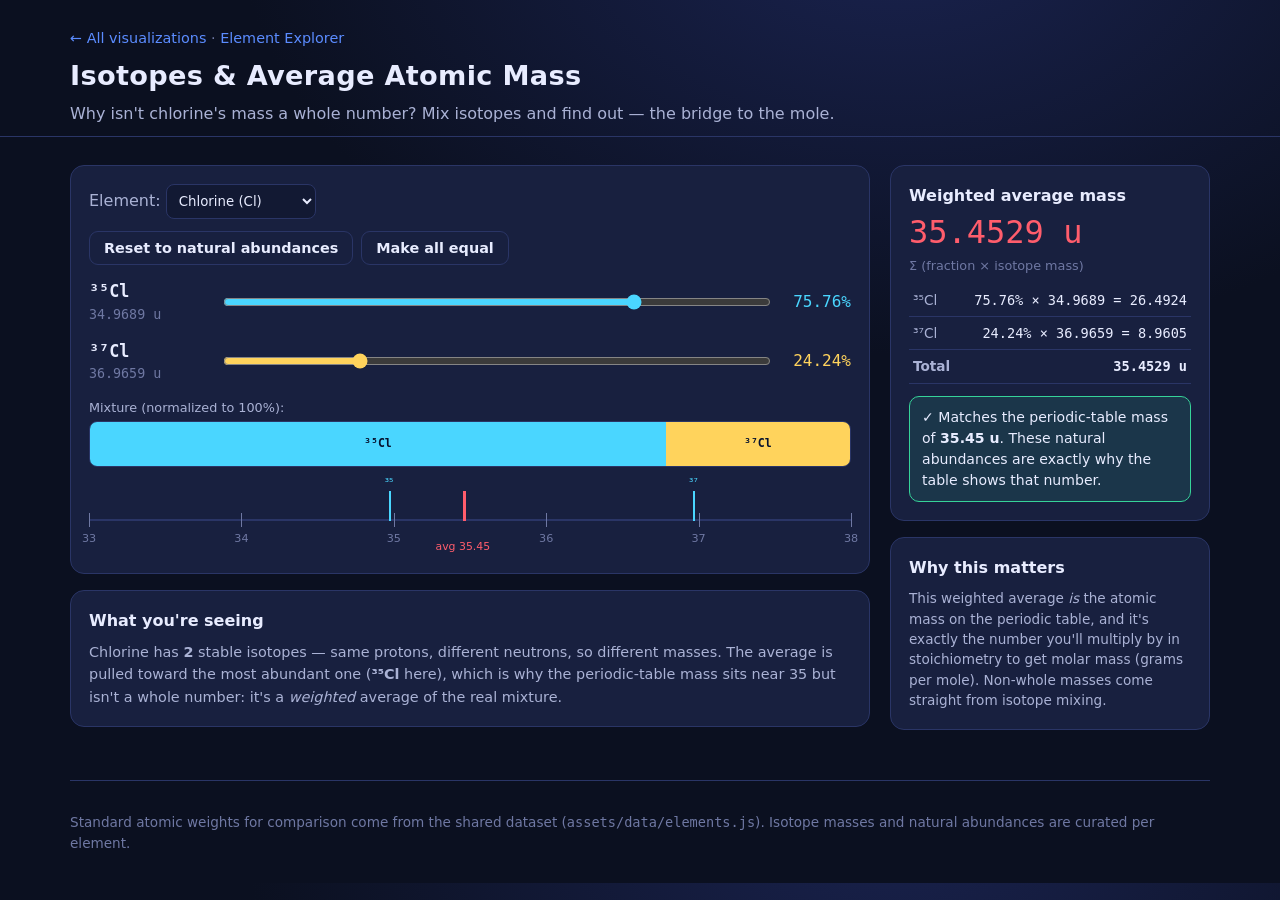
<file: visualizations/isotopes/index.html>
<!DOCTYPE html>
<html lang="en">
<head>
  <meta charset="UTF-8" />
  <meta name="viewport" content="width=device-width, initial-scale=1.0" />
  <title>Isotopes &amp; Average Atomic Mass — STEM Visualizations</title>
  <link rel="stylesheet" href="../../assets/css/main.css" />
  <link rel="stylesheet" href="../../assets/css/module.css" />
  <style>
    .layout5 { display:grid; grid-template-columns: 1fr 320px; gap:20px; align-items:start; }
    @media (max-width:1000px){ .layout5{ grid-template-columns:1fr; } }
    .picker select { background:var(--bg-soft); color:var(--ink); border:1px solid var(--line);
                     border-radius:8px; padding:8px; font-family:var(--font); }

    .iso-row { display:grid; grid-template-columns: 120px 1fr 70px; gap:12px; align-items:center; margin:14px 0; }
    .iso-row .tag { font-family:var(--mono); }
    .iso-row .tag b { font-size:1.05rem; }
    .iso-row .tag small { color:var(--ink-dim); display:block; }
    .iso-row .pct { text-align:right; font-family:var(--mono); color:var(--electron); }

    .bars { position:relative; height:46px; background:var(--bg-soft); border:1px solid var(--line);
            border-radius:8px; display:flex; overflow:hidden; }
    .bars .seg { height:100%; display:flex; align-items:center; justify-content:center; font-size:.72rem;
                 font-family:var(--mono); color:#06122e; font-weight:700; min-width:0; transition:flex-basis .15s; }

    .scale { position:relative; height:70px; margin-top:18px; }
    .scale .axis { position:absolute; top:34px; left:0; right:0; height:2px; background:var(--line); }
    .scale .tick { position:absolute; top:28px; width:1px; height:14px; background:var(--ink-dim); }
    .scale .ticklabel { position:absolute; top:46px; font-size:.7rem; color:var(--ink-dim); transform:translateX(-50%); }
    .scale .marker { position:absolute; top:6px; width:2px; height:30px; }
    .scale .marker.iso { background:var(--electron); }
    .scale .marker.avg { background:var(--proton); width:3px; }
    .scale .mlabel { position:absolute; top:-10px; font-size:.68rem; transform:translateX(-50%); white-space:nowrap; }

    .big-avg { font-family:var(--mono); font-size:2rem; color:var(--proton); }
    table.kv { width:100%; border-collapse:collapse; margin-top:8px; }
    table.kv td { padding:6px 4px; border-bottom:1px solid var(--line); font-size:.85rem; }
    table.kv td:first-child{ color:var(--ink-soft);} table.kv td:last-child{text-align:right;font-family:var(--mono);}
    .match { padding:10px 12px; border-radius:10px; margin-top:12px; font-size:.88rem; }
    .match.ok { background:rgba(54,211,153,.12); border:1px solid var(--good); color:var(--ink); }
    .match.off{ background:rgba(255,200,87,.12); border:1px solid var(--warn); color:var(--ink); }
    .toolbar { display:flex; gap:8px; margin:12px 0; flex-wrap:wrap; }
  </style>
</head>
<body>
  <header class="site-header">
    <div class="wrap">
      <div class="breadcrumb"><a href="../../index.html">← All visualizations</a> · <a href="../element-explorer/index.html">Element Explorer</a></div>
      <h1>Isotopes &amp; Average Atomic Mass</h1>
      <div class="tag">Why isn't chlorine's mass a whole number? Mix isotopes and find out — the bridge to the mole.</div>
    </div>
  </header>

  <main class="wrap" id="explorePanel">
    <div class="layout5">
      <section>
        <div class="panel">
          <div class="picker">
            <label style="margin:0;color:var(--ink-soft)">Element: </label>
            <select id="elPick"></select>
          </div>

          <div class="toolbar">
            <button id="resetBtn" class="ghost">Reset to natural abundances</button>
            <button id="equalBtn" class="ghost">Make all equal</button>
          </div>

          <div id="isotopes"></div>

          <div class="scale" id="scale"></div>
        </div>

        <div class="panel" style="margin-top:16px">
          <strong>What you're seeing</strong>
          <p id="explain" style="color:var(--ink-soft);font-size:.9rem;line-height:1.55;margin:8px 0 0"></p>
        </div>
      </section>

      <aside>
        <div class="panel">
          <strong>Weighted average mass</strong>
          <div class="big-avg" id="avgMass">—</div>
          <div style="color:var(--ink-dim);font-size:.8rem">Σ (fraction × isotope mass)</div>

          <table class="kv" id="calc"></table>
          <div id="match" class="match"></div>
        </div>

        <div class="panel" style="margin-top:16px">
          <strong>Why this matters</strong>
          <p style="color:var(--ink-soft);font-size:.85rem;line-height:1.5;margin:8px 0 0">
            This weighted average <em>is</em> the atomic mass on the periodic table, and it's
            exactly the number you'll multiply by in stoichiometry to get molar mass
            (grams per mole). Non-whole masses come straight from isotope mixing.
          </p>
        </div>
      </aside>
    </div>

    <footer class="footer">
      <p>Standard atomic weights for comparison come from the shared dataset
         (<code>assets/data/elements.js</code>). Isotope masses and natural abundances are
         curated per element.</p>
    </footer>
  </main>

  <script src="../../assets/data/elements.js"></script>
  <script src="isotopes.js"></script>
  <script src="module.js"></script>
  <script src="../../assets/js/module-shell.js"></script>
</body>
</html>
</content>
</file>
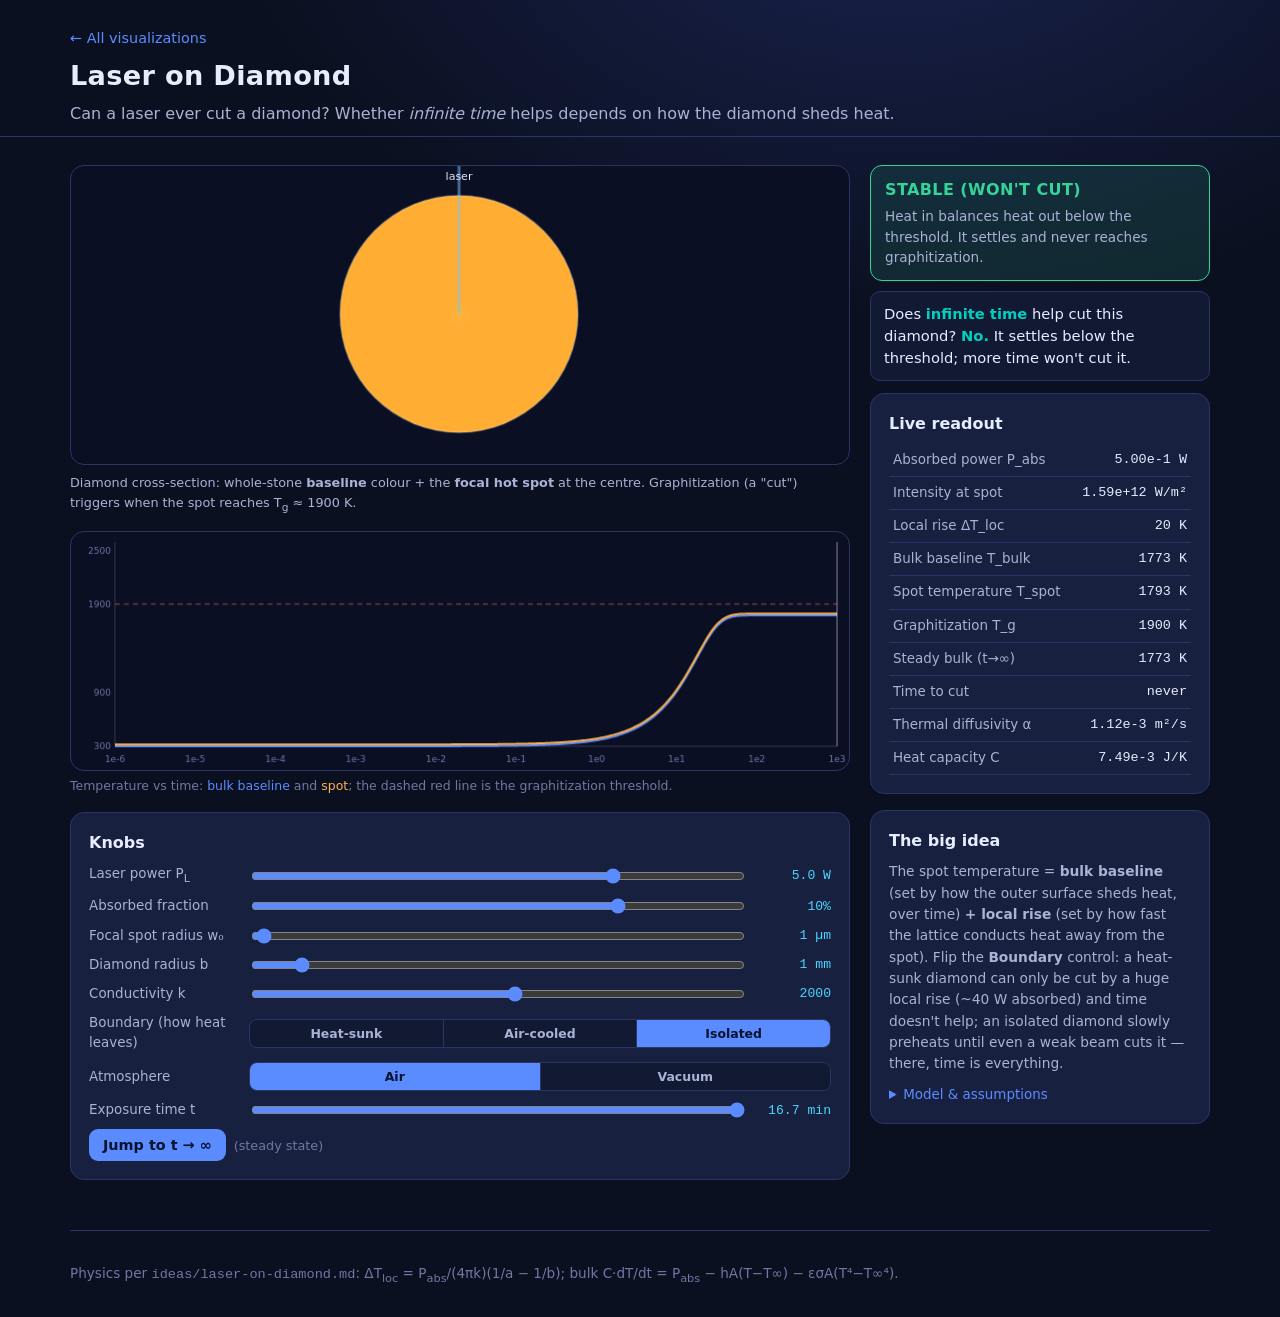
<file: visualizations/laser-diamond/index.html>
<!DOCTYPE html>
<html lang="en">
<head>
  <meta charset="UTF-8" />
  <meta name="viewport" content="width=device-width, initial-scale=1.0" />
  <title>Laser on Diamond — STEM Visualizations</title>
  <link rel="stylesheet" href="../../assets/css/main.css" />
  <link rel="stylesheet" href="../../assets/css/module.css" />
  <style>
    .layoutL { display:grid; grid-template-columns: 1fr 340px; gap:20px; align-items:start; }
    @media (max-width:1000px){ .layoutL{ grid-template-columns:1fr; } }
    #stage, #plot { width:100%; display:block; border:1px solid var(--line); border-radius:var(--radius); background:#0a0f24; }
    #stage { height:300px; } #plot { height:240px; margin-top:16px; }

    .knob { display:grid; grid-template-columns: 150px 1fr 78px; gap:10px; align-items:center; margin:9px 0; }
    .knob label { color:var(--ink-soft); font-size:.84rem; }
    .knob .val { font-family:var(--mono); font-size:.82rem; text-align:right; color:var(--electron); }
    .seg { display:flex; border:1px solid var(--line); border-radius:8px; overflow:hidden; }
    .seg button { flex:1; background:var(--bg-soft); color:var(--ink-soft); border:none; border-right:1px solid var(--line);
                  border-radius:0; padding:6px 6px; font-size:.78rem; }
    .seg button:last-child{ border-right:none; } .seg button.on { background:var(--accent); color:#06122e; font-weight:700; }
    .knob.choice { grid-template-columns: 150px 1fr; }

    .badge-regime { padding:12px 14px; border-radius:12px; border:1px solid var(--line); margin-bottom:10px; }
    .badge-regime .tag { font-weight:800; letter-spacing:.4px; }
    .r-transparent { background:rgba(111,120,163,.14); border-color:#6f78a3; } .r-transparent .tag{ color:#aab2d5; }
    .r-local { background:rgba(91,140,255,.14); border-color:var(--accent); } .r-local .tag{ color:#9bb6ff; }
    .r-bulk { background:rgba(255,200,87,.14); border-color:var(--warn); } .r-bulk .tag{ color:var(--warn); }
    .r-stable { background:rgba(54,211,153,.12); border-color:var(--good); } .r-stable .tag{ color:var(--good); }
    .r-runaway { background:rgba(255,107,107,.14); border-color:var(--bad); } .r-runaway .tag{ color:var(--bad); }

    .headline { font-size:.92rem; padding:11px 13px; border-radius:10px; background:var(--bg-soft); border:1px solid var(--line); margin-bottom:12px; }
    .headline b { color:var(--accent-2); }
    table.kv { width:100%; border-collapse:collapse; } table.kv td{ padding:6px 4px; border-bottom:1px solid var(--line); font-size:.84rem; }
    table.kv td:first-child{ color:var(--ink-soft);} table.kv td:last-child{ text-align:right; font-family:var(--mono);}
    .tbtn { margin-top:8px; display:flex; gap:8px; align-items:center; }
    details.assume summary { cursor:pointer; color:var(--accent); font-size:.84rem; }
    details.assume p { color:var(--ink-soft); font-size:.82rem; line-height:1.5; }
  </style>
</head>
<body>
  <header class="site-header">
    <div class="wrap">
      <div class="breadcrumb"><a href="../../index.html">← All visualizations</a></div>
      <h1>Laser on Diamond</h1>
      <div class="tag">Can a laser ever cut a diamond? Whether <em>infinite time</em> helps depends on how the diamond sheds heat.</div>
    </div>
  </header>

  <main class="wrap" id="explorePanel">
    <div class="layoutL">
      <section>
        <canvas id="stage"></canvas>
        <div style="color:var(--ink-soft); font-size:.8rem; margin-top:8px">
          Diamond cross-section: whole-stone <b>baseline</b> colour + the <b>focal hot spot</b> at the centre.
          Graphitization (a "cut") triggers when the spot reaches T<sub>g</sub> ≈ 1900 K.
        </div>
        <canvas id="plot"></canvas>
        <div style="color:var(--ink-dim); font-size:.78rem; margin-top:6px">
          Temperature vs time: <span style="color:#5b8cff">bulk baseline</span> and
          <span style="color:#ffb24d">spot</span>; the dashed red line is the graphitization threshold.
        </div>

        <div class="panel" style="margin-top:16px">
          <strong>Knobs</strong>
          <div class="knob"><label>Laser power P<sub>L</sub></label><input type="range" id="kPL" min="-3" max="2" step="0.02"><span class="val" id="vPL"></span></div>
          <div class="knob"><label>Absorbed fraction</label><input type="range" id="kAbs" min="-2" max="2" step="0.02"><span class="val" id="vAbs"></span></div>
          <div class="knob"><label>Focal spot radius w₀</label><input type="range" id="kW0" min="0.5" max="50" step="0.5"><span class="val" id="vW0"></span></div>
          <div class="knob"><label>Diamond radius b</label><input type="range" id="kB" min="0.1" max="10" step="0.1"><span class="val" id="vB"></span></div>
          <div class="knob"><label>Conductivity k</label><input type="range" id="kK" min="500" max="3300" step="50"><span class="val" id="vK"></span></div>
          <div class="knob choice"><label>Boundary (how heat leaves)</label>
            <div class="seg" id="segBoundary">
              <button data-v="sink">Heat-sunk</button><button data-v="convective">Air-cooled</button><button data-v="isolated">Isolated</button>
            </div>
          </div>
          <div class="knob choice"><label>Atmosphere</label>
            <div class="seg" id="segAtmos"><button data-v="air">Air</button><button data-v="vacuum">Vacuum</button></div>
          </div>
          <div class="knob"><label>Exposure time t</label><input type="range" id="kT" min="0" max="100" step="1"><span class="val" id="vT"></span></div>
          <div class="tbtn"><button id="infBtn">Jump to t → ∞</button>
            <span style="color:var(--ink-dim); font-size:.8rem">(steady state)</span></div>
        </div>
      </section>

      <aside>
        <div class="badge-regime" id="regime"><span class="tag" id="regimeTag">—</span>
          <div id="regimeWhy" style="font-size:.85rem; color:var(--ink-soft); margin-top:4px"></div></div>
        <div class="headline" id="headline"></div>

        <div class="panel">
          <strong>Live readout</strong>
          <table class="kv" id="readout" style="margin-top:8px"></table>
        </div>

        <div class="panel" style="margin-top:16px">
          <strong>The big idea</strong>
          <p style="color:var(--ink-soft); font-size:.86rem; line-height:1.55; margin:8px 0 0">
            The spot temperature = <b>bulk baseline</b> (set by how the outer surface sheds heat, over time)
            <b>+ local rise</b> (set by how fast the lattice conducts heat away from the spot). Flip the
            <b>Boundary</b> control: a heat-sunk diamond can only be cut by a huge local rise (~40 W absorbed) and
            time doesn't help; an isolated diamond slowly preheats until even a weak beam cuts it — there, time is everything.
          </p>
          <details class="assume" style="margin-top:10px">
            <summary>Model &amp; assumptions</summary>
            <p>CW model with constant k (real k falls ~1/T, so hot-spot temps are underestimated); spherical
               source with a ≈ w₀; lumped-capacitance bulk; graphitization treated as a hard threshold (really a
               rate); absorbed fraction is a stand-in for uncertain nonlinear/defect absorption. Pulsed "cold
               ablation", wavelength, oxidation feedback and the moving cut are omitted.</p>
          </details>
        </div>
      </aside>
    </div>

    <footer class="footer">
      <p>Physics per <code>ideas/laser-on-diamond.md</code>: ΔT<sub>loc</sub> = P<sub>abs</sub>/(4πk)(1/a − 1/b);
         bulk C·dT/dt = P<sub>abs</sub> − hA(T−T∞) − εσA(T⁴−T∞⁴).</p>
    </footer>
  </main>

  <script src="laser-diamond.js"></script>
  <script src="module.js"></script>
  <script src="../../assets/js/module-shell.js"></script>
</body>
</html>
</content>
</file>
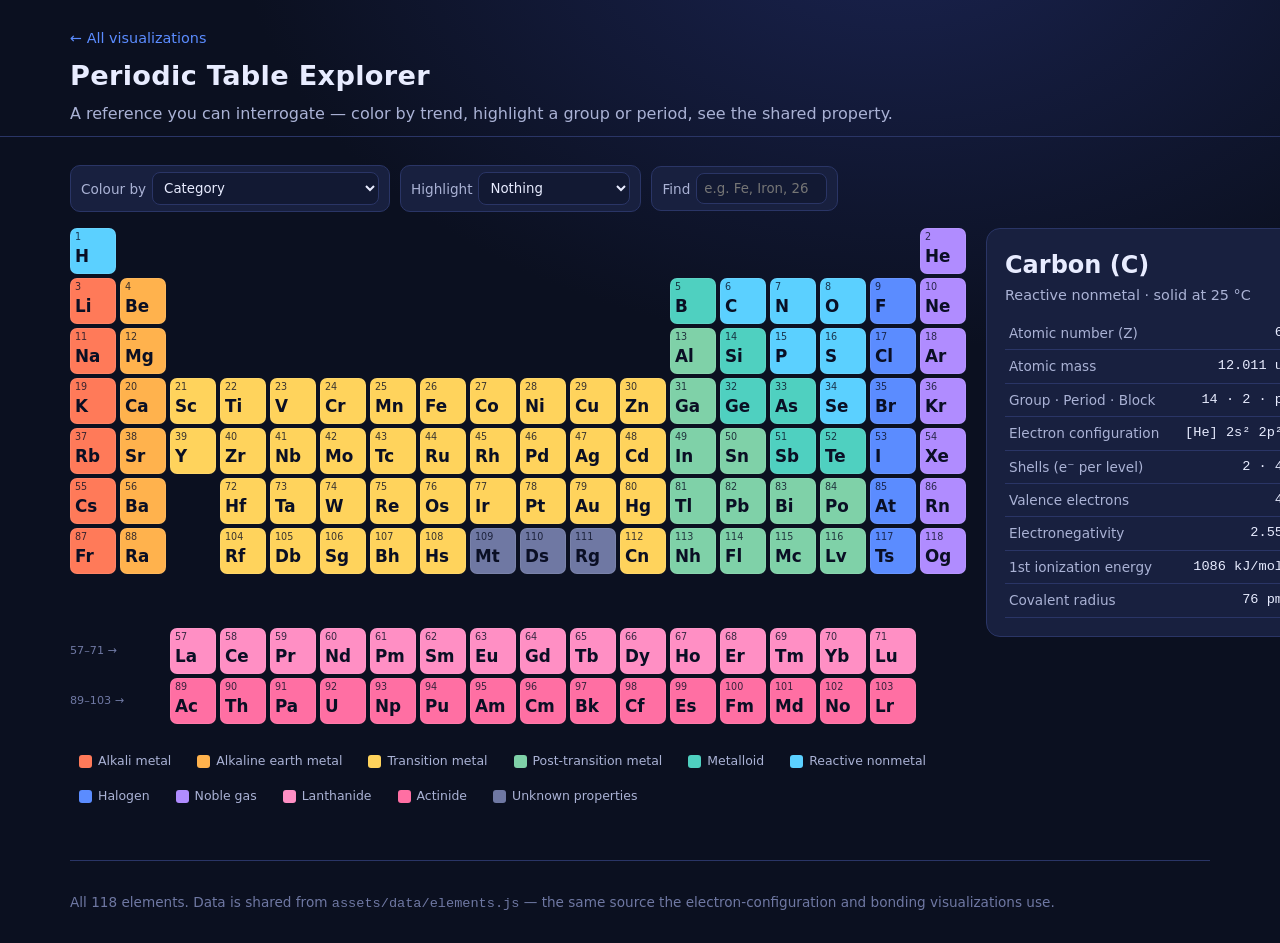
<file: visualizations/periodic-table/index.html>
<!DOCTYPE html>
<html lang="en">
<head>
  <meta charset="UTF-8" />
  <meta name="viewport" content="width=device-width, initial-scale=1.0" />
  <title>Periodic Table Explorer — STEM Visualizations</title>
  <link rel="stylesheet" href="../../assets/css/main.css" />
  <link rel="stylesheet" href="../../assets/css/module.css" />
  <style>
    .toolbar { display:flex; gap:10px; flex-wrap:wrap; align-items:center; margin-bottom:16px; }
    .toolbar .group { display:flex; gap:6px; align-items:center; background:var(--panel); border:1px solid var(--line);
                      border-radius:10px; padding:6px 10px; }
    .toolbar label { margin:0; color:var(--ink-soft); font-size:.85rem; }
    select, input[type=text] { background:var(--bg-soft); color:var(--ink); border:1px solid var(--line);
             border-radius:8px; padding:7px; font-family:var(--font); }

    /* periodic grid: 18 columns + label gutter */
    .ptable-scroll { overflow-x:auto; padding-bottom:10px; }
    .ptable {
      display:grid;
      grid-template-columns: repeat(18, minmax(46px, 1fr));
      grid-auto-rows: minmax(46px, auto);
      gap:4px; min-width:880px;
    }
    .cell {
      position:relative; border-radius:7px; padding:3px 4px; cursor:pointer;
      border:1px solid rgba(255,255,255,.08);
      display:flex; flex-direction:column; justify-content:space-between;
      min-height:46px; transition:transform .08s, box-shadow .08s, opacity .12s;
      color:#0a0f24;
    }
    .cell:hover { transform:scale(1.12); z-index:5; box-shadow:0 6px 18px rgba(0,0,0,.5); }
    .cell .z { font-size:.6rem; opacity:.8; line-height:1; }
    .cell .sym { font-size:1.05rem; font-weight:800; line-height:1; }
    .cell .val { font-size:.55rem; font-family:var(--mono); opacity:.85; line-height:1; }
    .cell.dim { opacity:.16; }
    .cell.sel-highlight { outline:3px solid #fff; z-index:4; }
    .flabel { grid-column: 1 / 3; font-size:.7rem; color:var(--ink-dim); align-self:center; }

    .legend2 { display:flex; flex-wrap:wrap; gap:8px; margin-top:14px; }
    .legend2 .chip { display:flex; align-items:center; gap:6px; font-size:.78rem; color:var(--ink-soft);
                     cursor:pointer; padding:3px 8px; border-radius:999px; border:1px solid transparent; }
    .legend2 .chip:hover { border-color:var(--line); }
    .legend2 .sw { width:13px; height:13px; border-radius:3px; }

    .gradient-legend { display:none; align-items:center; gap:10px; margin-top:14px; font-size:.8rem; color:var(--ink-soft); }
    .gradient-bar { height:14px; width:240px; border-radius:7px;
      background:linear-gradient(90deg,#2a3566,#5b8cff,#00d0c0,#ffd35c,#ff5d6c); }

    .layout2 { display:grid; grid-template-columns: 1fr 320px; gap:20px; align-items:start; }
    @media (max-width:1000px){ .layout2{ grid-template-columns:1fr; } }

    .detail h2 { margin:0 0 2px; }
    .detail .sub { color:var(--ink-soft); font-size:.9rem; margin-bottom:10px; }
    .detail table { width:100%; border-collapse:collapse; }
    .detail td { padding:6px 4px; border-bottom:1px solid var(--line); font-size:.85rem; }
    .detail td:first-child { color:var(--ink-soft); }
    .detail td:last-child { text-align:right; font-family:var(--mono); }
    .callout { margin-top:14px; padding:12px; border-radius:10px; background:rgba(91,140,255,.1);
               border:1px solid var(--accent); font-size:.88rem; color:var(--ink); }
    .callout strong { color:var(--accent-2); }
  </style>
</head>
<body>
  <header class="site-header">
    <div class="wrap">
      <div class="breadcrumb"><a href="../../index.html">← All visualizations</a></div>
      <h1>Periodic Table Explorer</h1>
      <div class="tag">A reference you can interrogate — color by trend, highlight a group or period, see the shared property.</div>
    </div>
  </header>

  <main class="wrap" id="explorePanel">
    <div class="toolbar">
      <div class="group">
        <label for="colorMode">Colour by</label>
        <select id="colorMode">
          <option value="category">Category</option>
          <option value="electronegativity">Electronegativity (trend)</option>
          <option value="ionizationEnergy">1st ionization energy (trend)</option>
          <option value="covalentRadius">Covalent radius (trend)</option>
          <option value="mass">Atomic mass (trend)</option>
          <option value="valence">Valence electrons (trend)</option>
        </select>
      </div>
      <div class="group">
        <label for="highlightMode">Highlight</label>
        <select id="highlightMode">
          <option value="none">Nothing</option>
          <option value="group">A group (column)</option>
          <option value="period">A period (row)</option>
          <option value="block">A block (s/p/d/f)</option>
        </select>
        <select id="highlightValue" style="display:none"></select>
      </div>
      <div class="group">
        <label for="search">Find</label>
        <input type="text" id="search" placeholder="e.g. Fe, Iron, 26" size="12" />
      </div>
    </div>

    <div class="layout2">
      <section>
        <div class="ptable-scroll">
          <div class="ptable" id="ptable"></div>
        </div>

        <div class="legend2" id="legend"></div>
        <div class="gradient-legend" id="gradientLegend">
          <span id="gradMin">low</span>
          <div class="gradient-bar"></div>
          <span id="gradMax">high</span>
          <span id="gradUnit" style="color:var(--ink-dim)"></span>
        </div>
      </section>

      <aside>
        <div class="panel detail" id="detail">
          <h2 id="dName">Hover an element</h2>
          <div class="sub" id="dSub">Click to pin · hover to preview</div>
          <table id="dTable"></table>
        </div>
        <div class="callout" id="callout" style="display:none"></div>
      </aside>
    </div>

    <footer class="footer">
      <p>All 118 elements. Data is shared from <code>assets/data/elements.js</code> — the
         same source the electron-configuration and bonding visualizations use.</p>
    </footer>
  </main>

  <script src="../../assets/data/elements.js"></script>
  <script src="periodic-table.js"></script>
  <script src="module.js"></script>
  <script src="../../assets/js/module-shell.js"></script>
</body>
</html>
</file>
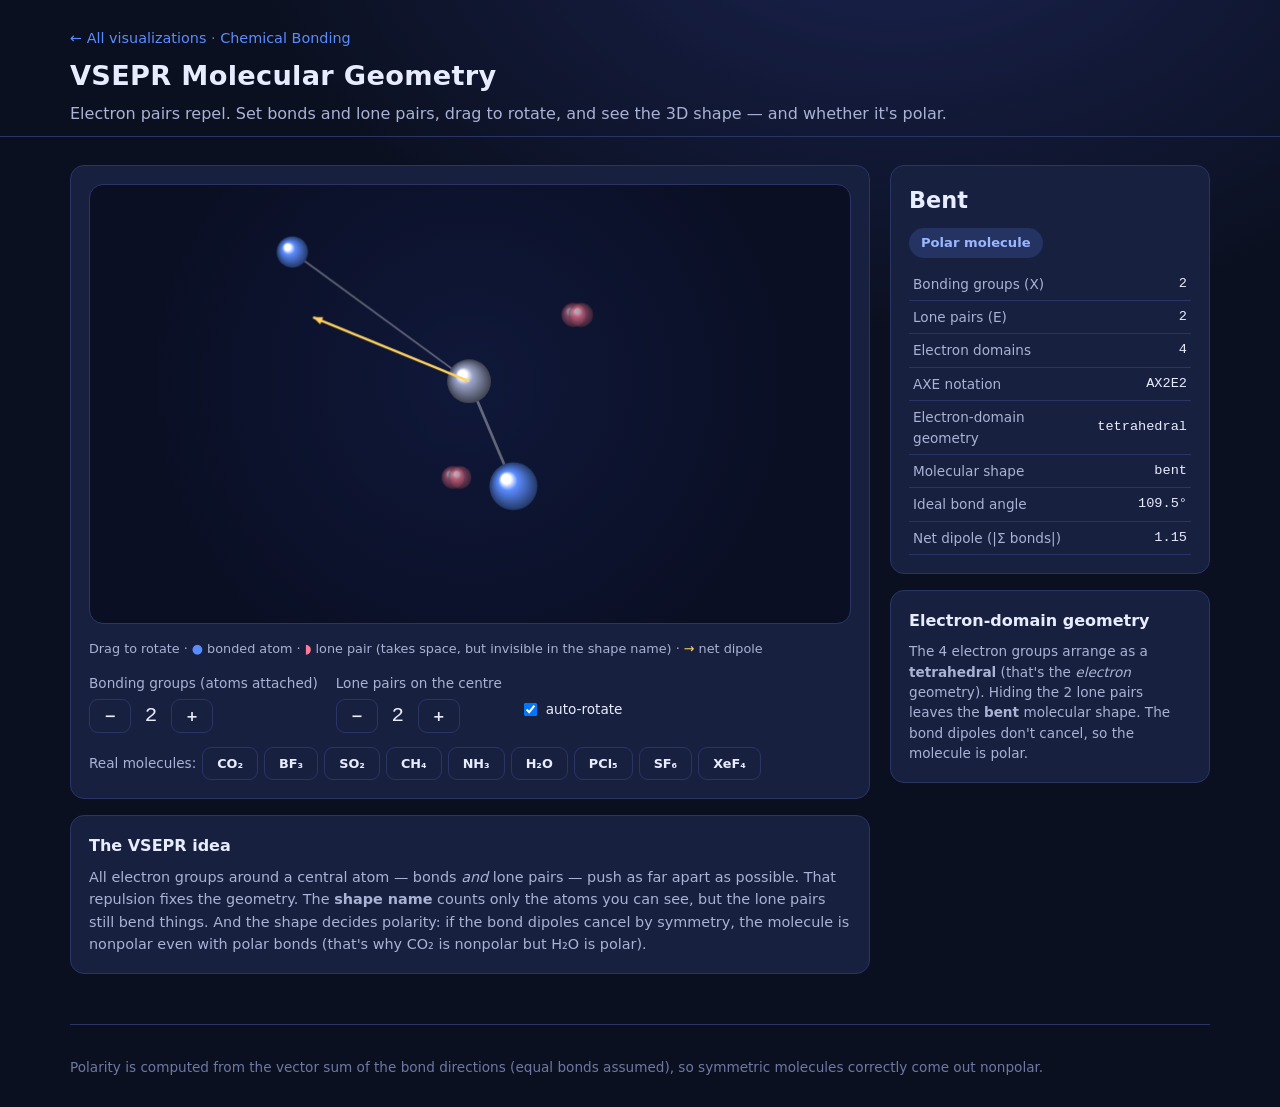
<file: visualizations/vsepr/index.html>
<!DOCTYPE html>
<html lang="en">
<head>
  <meta charset="UTF-8" />
  <meta name="viewport" content="width=device-width, initial-scale=1.0" />
  <title>VSEPR Molecular Geometry — STEM Visualizations</title>
  <link rel="stylesheet" href="../../assets/css/main.css" />
  <link rel="stylesheet" href="../../assets/css/module.css" />
  <style>
    .layout6 { display:grid; grid-template-columns: 1fr 320px; gap:20px; align-items:start; }
    @media (max-width:1000px){ .layout6{ grid-template-columns:1fr; } }
    #scene { width:100%; height:440px; background:radial-gradient(circle at 50% 45%,#10183a,#0a0f24 72%);
             border:1px solid var(--line); border-radius:var(--radius); cursor:grab; touch-action:none; }
    #scene:active { cursor:grabbing; }

    .domain-ctl { display:flex; gap:18px; flex-wrap:wrap; margin-top:14px; }
    .domain-ctl .field { display:flex; flex-direction:column; gap:6px; }
    .domain-ctl label { color:var(--ink-soft); font-size:.85rem; }
    .stepper { display:flex; align-items:center; gap:8px; }
    .stepper .v { font-family:var(--mono); font-size:1.3rem; min-width:24px; text-align:center; }

    .presets { display:flex; gap:6px; flex-wrap:wrap; margin-top:14px; }
    .presets button { font-size:.8rem; }

    .shape-name { font-size:1.4rem; font-weight:700; margin:0; }
    .pillrow { display:flex; gap:8px; flex-wrap:wrap; margin:10px 0; }
    .pill { font-weight:700; padding:5px 12px; border-radius:999px; font-size:.82rem; }
    .pill.polar { background:rgba(91,140,255,.18); color:#9bb6ff; }
    .pill.nonpolar { background:rgba(0,208,192,.16); color:#5fe6d8; }
    table.kv { width:100%; border-collapse:collapse; margin-top:8px; }
    table.kv td { padding:6px 4px; border-bottom:1px solid var(--line); font-size:.85rem; }
    table.kv td:first-child{ color:var(--ink-soft);} table.kv td:last-child{text-align:right;font-family:var(--mono);}
    .legend-dots{ color:var(--ink-soft); font-size:.8rem; margin-top:8px; }
  </style>
</head>
<body>
  <header class="site-header">
    <div class="wrap">
      <div class="breadcrumb"><a href="../../index.html">← All visualizations</a> · <a href="../bonding/index.html">Chemical Bonding</a></div>
      <h1>VSEPR Molecular Geometry</h1>
      <div class="tag">Electron pairs repel. Set bonds and lone pairs, drag to rotate, and see the 3D shape — and whether it's polar.</div>
    </div>
  </header>

  <main class="wrap" id="explorePanel">
    <div class="layout6">
      <section>
        <div class="panel">
          <canvas id="scene"></canvas>
          <div class="legend-dots">
            Drag to rotate · <span style="color:#5b8cff">●</span> bonded atom ·
            <span style="color:#ff7a9a">◗</span> lone pair (takes space, but invisible in the shape name) ·
            <span style="color:#ffd35c">→</span> net dipole
          </div>

          <div class="domain-ctl">
            <div class="field">
              <label>Bonding groups (atoms attached)</label>
              <div class="stepper">
                <button class="ghost" id="bMinus">−</button>
                <span class="v" id="bVal">2</span>
                <button class="ghost" id="bPlus">+</button>
              </div>
            </div>
            <div class="field">
              <label>Lone pairs on the centre</label>
              <div class="stepper">
                <button class="ghost" id="lMinus">−</button>
                <span class="v" id="lVal">2</span>
                <button class="ghost" id="lPlus">+</button>
              </div>
            </div>
            <div class="field">
              <label>&nbsp;</label>
              <label style="display:flex;align-items:center;gap:6px;color:var(--ink)">
                <input type="checkbox" id="autorotate" checked> auto-rotate
              </label>
            </div>
          </div>

          <div class="presets">
            <span style="color:var(--ink-soft);font-size:.85rem;align-self:center">Real molecules:</span>
            <button class="ghost" data-b="2" data-l="0">CO₂</button>
            <button class="ghost" data-b="3" data-l="0">BF₃</button>
            <button class="ghost" data-b="2" data-l="1">SO₂</button>
            <button class="ghost" data-b="4" data-l="0">CH₄</button>
            <button class="ghost" data-b="3" data-l="1">NH₃</button>
            <button class="ghost" data-b="2" data-l="2">H₂O</button>
            <button class="ghost" data-b="5" data-l="0">PCl₅</button>
            <button class="ghost" data-b="6" data-l="0">SF₆</button>
            <button class="ghost" data-b="4" data-l="2">XeF₄</button>
          </div>
        </div>

        <div class="panel" style="margin-top:16px">
          <strong>The VSEPR idea</strong>
          <p style="color:var(--ink-soft);font-size:.9rem;line-height:1.55;margin:8px 0 0">
            All electron groups around a central atom — bonds <em>and</em> lone pairs — push as
            far apart as possible. That repulsion fixes the geometry. The <strong>shape name</strong>
            counts only the atoms you can see, but the lone pairs still bend things. And the
            shape decides polarity: if the bond dipoles cancel by symmetry, the molecule is
            nonpolar even with polar bonds (that's why CO₂ is nonpolar but H₂O is polar).
          </p>
        </div>
      </section>

      <aside>
        <div class="panel">
          <p class="shape-name" id="shapeName">—</p>
          <div class="pillrow"><span class="pill" id="polarPill">—</span></div>
          <table class="kv" id="facts"></table>
        </div>
        <div class="panel" style="margin-top:16px">
          <strong>Electron-domain geometry</strong>
          <p id="domainNote" style="color:var(--ink-soft);font-size:.85rem;margin:8px 0 0"></p>
        </div>
      </aside>
    </div>

    <footer class="footer">
      <p>Polarity is computed from the vector sum of the bond directions (equal bonds assumed),
         so symmetric molecules correctly come out nonpolar.</p>
    </footer>
  </main>

  <script src="vsepr.js"></script>
  <script src="module.js"></script>
  <script src="../../assets/js/module-shell.js"></script>
</body>
</html>
</file>
<file: assets/css/main.css>
/* ============================================================
   STEM Visualizations — shared styles
   Used by the landing page and every visualization.
   ============================================================ */

:root {
  --bg:        #0b1020;
  --bg-soft:   #121933;
  --panel:     #18203f;
  --panel-2:   #1f2950;
  --ink:       #e8ecff;
  --ink-soft:  #aab2d5;
  --ink-dim:   #6f78a3;
  --accent:    #5b8cff;
  --accent-2:  #00d0c0;
  --proton:    #ff5d6c;
  --neutron:   #9aa3c7;
  --electron:  #4ad6ff;
  --good:      #36d399;
  --warn:      #ffc857;
  --bad:       #ff6b6b;
  --line:      #2a3566;
  --radius:    14px;
  --shadow:    0 10px 30px rgba(0,0,0,.35);
  --font:      system-ui, -apple-system, "Segoe UI", Roboto, Helvetica, Arial, sans-serif;
  --mono:      ui-monospace, SFMono-Regular, Menlo, Consolas, monospace;
}

* { box-sizing: border-box; }

html, body {
  margin: 0;
  padding: 0;
  background: radial-gradient(1200px 800px at 70% -10%, #1a2350 0%, var(--bg) 55%);
  color: var(--ink);
  font-family: var(--font);
  line-height: 1.5;
  -webkit-font-smoothing: antialiased;
}

a { color: var(--accent); text-decoration: none; }
a:hover { text-decoration: underline; }

.wrap { max-width: 1180px; margin: 0 auto; padding: 0 20px; }

/* ---- Site header ---- */
.site-header {
  padding: 28px 0 10px;
  border-bottom: 1px solid var(--line);
  margin-bottom: 28px;
}
.site-header h1 { margin: 0; font-size: 1.7rem; letter-spacing: .3px; }
.site-header .tag { color: var(--ink-soft); margin-top: 6px; }
.breadcrumb { font-size: .9rem; color: var(--ink-dim); margin-bottom: 6px; }

/* ---- Landing hero ---- */
.hero {
  background: linear-gradient(135deg, var(--panel) 0%, var(--panel-2) 100%);
  border: 1px solid var(--line);
  border-radius: var(--radius);
  padding: 30px;
  box-shadow: var(--shadow);
  margin-bottom: 32px;
}
.hero h2 { margin: 0 0 8px; font-size: 1.4rem; }
.hero p { margin: 0; color: var(--ink-soft); max-width: 70ch; }

/* ---- Section labels ---- */
.section-title {
  font-size: .8rem;
  text-transform: uppercase;
  letter-spacing: 1.6px;
  color: var(--accent-2);
  margin: 34px 0 14px;
}

/* ---- Cards grid ---- */
.grid {
  display: grid;
  grid-template-columns: repeat(auto-fill, minmax(260px, 1fr));
  gap: 18px;
}
.card {
  display: flex;
  flex-direction: column;
  background: var(--panel);
  border: 1px solid var(--line);
  border-radius: var(--radius);
  padding: 20px;
  transition: transform .12s ease, border-color .12s ease, box-shadow .12s ease;
  color: inherit;
}
.card.live:hover {
  transform: translateY(-3px);
  border-color: var(--accent);
  box-shadow: var(--shadow);
  text-decoration: none;
}
.card .num {
  font-family: var(--mono);
  font-size: .8rem;
  color: var(--ink-dim);
}
.card h3 { margin: 6px 0 8px; font-size: 1.1rem; }
.card p { margin: 0; color: var(--ink-soft); font-size: .92rem; flex: 1; }
.card .badge {
  align-self: flex-start;
  margin-top: 14px;
  font-size: .72rem;
  text-transform: uppercase;
  letter-spacing: .8px;
  padding: 4px 10px;
  border-radius: 999px;
}
.badge.ready  { background: rgba(54,211,153,.15); color: var(--good); }
.badge.soon   { background: rgba(255,200,87,.13); color: var(--warn); }
.badge.fork-a { background: rgba(91,140,255,.15); color: var(--accent); }
.badge.fork-b { background: rgba(0,208,192,.13); color: var(--accent-2); }
.card.soon { opacity: .72; }

/* ---- Generic UI panels for visualizations ---- */
.panel {
  background: var(--panel);
  border: 1px solid var(--line);
  border-radius: var(--radius);
  padding: 18px;
}
.controls label { display: block; font-size: .85rem; color: var(--ink-soft); margin: 12px 0 4px; }
button {
  font-family: var(--font);
  font-size: .9rem;
  background: var(--accent);
  color: #06122e;
  border: none;
  border-radius: 9px;
  padding: 8px 14px;
  cursor: pointer;
  font-weight: 600;
}
button:hover { filter: brightness(1.08); }
button.ghost { background: transparent; color: var(--ink); border: 1px solid var(--line); }
button.ghost:hover { border-color: var(--accent); }
button:disabled { opacity: .4; cursor: not-allowed; }

input[type="range"] { width: 100%; accent-color: var(--accent); }

.readout { font-family: var(--mono); }

.footer {
  margin: 50px 0 30px;
  color: var(--ink-dim);
  font-size: .85rem;
  border-top: 1px solid var(--line);
  padding-top: 18px;
}
</content>
</file>
<file: assets/css/module.css>
/* ============================================================
   module.css — shared styles for the Learn / Explore / Quiz shell
   Wraps any visualization page. Only shown when ?beta=1 (the shell
   script gates it). Uses the theme variables from main.css.
   ============================================================ */

.module-bar {
  border-bottom: 1px solid var(--line);
  background: linear-gradient(180deg, var(--bg-soft), transparent);
  position: sticky; top: 0; z-index: 20; backdrop-filter: blur(6px);
}
.module-bar .wrap {
  display: flex; align-items: center; gap: 16px; padding: 10px 20px;
}
.module-bar .module-title { font-weight: 700; font-size: .95rem; color: var(--ink); white-space: nowrap; }
.module-tabs { display: flex; gap: 6px; }
.module-tabs button {
  background: transparent; color: var(--ink-soft); border: 1px solid var(--line);
  border-radius: 999px; padding: 6px 14px; font-size: .85rem; font-weight: 600;
}
.module-tabs button:hover { border-color: var(--accent); color: var(--ink); }
.module-tabs button.on { background: var(--accent); color: #06122e; border-color: var(--accent); }
.module-progress { margin-left: auto; font-size: .8rem; color: var(--ink-dim); font-family: var(--mono); white-space: nowrap; }

.module-panel[hidden] { display: none; }

/* ---------- Learn ---------- */
.lesson {
  background: var(--panel); border: 1px solid var(--line); border-radius: var(--radius);
  padding: 20px 22px; margin-bottom: 18px;
}
.lesson h3 { margin: 0 0 4px; font-size: 1.15rem; }
.lesson .goal { color: var(--accent-2); font-size: .85rem; margin-bottom: 10px; }
.lesson .body { color: var(--ink-soft); line-height: 1.6; font-size: .95rem; }
.lesson .body b { color: var(--ink); }
.lesson .kw { display: flex; flex-wrap: wrap; gap: 6px; margin: 12px 0 4px; }
.lesson .kw .chip { font-size: .74rem; background: var(--bg-soft); border: 1px solid var(--line);
  color: var(--ink-soft); border-radius: 999px; padding: 3px 10px; }
.lesson .miss { margin-top: 10px; padding: 9px 12px; border-radius: 9px; font-size: .85rem;
  background: rgba(255,200,87,.1); border: 1px solid var(--warn); color: var(--ink); }
.lesson .tryit { margin-top: 12px; padding: 10px 12px; border-radius: 9px; font-size: .88rem;
  background: rgba(0,208,192,.08); border: 1px solid var(--accent-2); color: var(--ink);
  display: flex; gap: 10px; align-items: center; flex-wrap: wrap; }
.lesson .tryit .prompt { flex: 1; min-width: 200px; }
.lesson details.selfcheck { margin-top: 12px; }
.lesson details.selfcheck summary { cursor: pointer; color: var(--accent); font-size: .85rem; font-weight: 600; }
.lesson details.selfcheck ol { margin: 8px 0 0; padding-left: 20px; color: var(--ink-soft); font-size: .88rem; }
.lesson details.selfcheck li { margin: 5px 0; }
.lesson details.selfcheck .ans { color: var(--good); }
.lesson .readbtn { margin-top: 12px; }
.lesson.read { border-color: var(--good); }
.lesson.read .readbtn button { background: transparent; color: var(--good); border: 1px solid var(--good); }

.module-intro { color: var(--ink-soft); margin: 6px 0 18px; }

/* ---------- Quiz ---------- */
.quiz-head { display: flex; align-items: center; gap: 14px; margin-bottom: 16px; flex-wrap: wrap; }
.quiz-score { font-family: var(--mono); font-size: 1.1rem; color: var(--accent-2); }
.qcard {
  background: var(--panel); border: 1px solid var(--line); border-radius: var(--radius);
  padding: 18px 20px; margin-bottom: 14px;
}
.qcard .qnum { font-family: var(--mono); font-size: .75rem; color: var(--ink-dim); }
.qcard .q { font-weight: 600; margin: 4px 0 12px; }
.qcard .choices { display: flex; flex-direction: column; gap: 8px; }
.qcard .choices button, .qcard .tf button {
  text-align: left; background: var(--bg-soft); color: var(--ink); border: 1px solid var(--line);
  border-radius: 9px; padding: 9px 12px; font-size: .92rem;
}
.qcard .choices button:hover, .qcard .tf button:hover { border-color: var(--accent); }
.qcard .tf { display: flex; gap: 8px; }
.qcard .choices button.correct, .qcard .tf button.correct { border-color: var(--good); background: rgba(54,211,153,.14); color: var(--good); }
.qcard .choices button.wrong, .qcard .tf button.wrong { border-color: var(--bad); background: rgba(255,107,107,.12); color: var(--bad); }
.qcard input.num { background: var(--bg-soft); color: var(--ink); border: 1px solid var(--line);
  border-radius: 8px; padding: 8px 10px; font-family: var(--mono); width: 120px; }
.qcard .row { display: flex; gap: 10px; align-items: center; flex-wrap: wrap; }
.qcard .explain { margin-top: 10px; font-size: .85rem; color: var(--ink-soft); padding: 8px 12px;
  border-radius: 8px; background: var(--bg-soft); border: 1px solid var(--line); }
.qcard .explain.ok { border-color: var(--good); } .qcard .explain.no { border-color: var(--bad); }
.qcard .build-note { font-size: .82rem; color: var(--ink-dim); margin-top: 6px; }
.qcard.done { opacity: .96; }
.quiz-actions { margin-top: 10px; }
</content>
</file>
